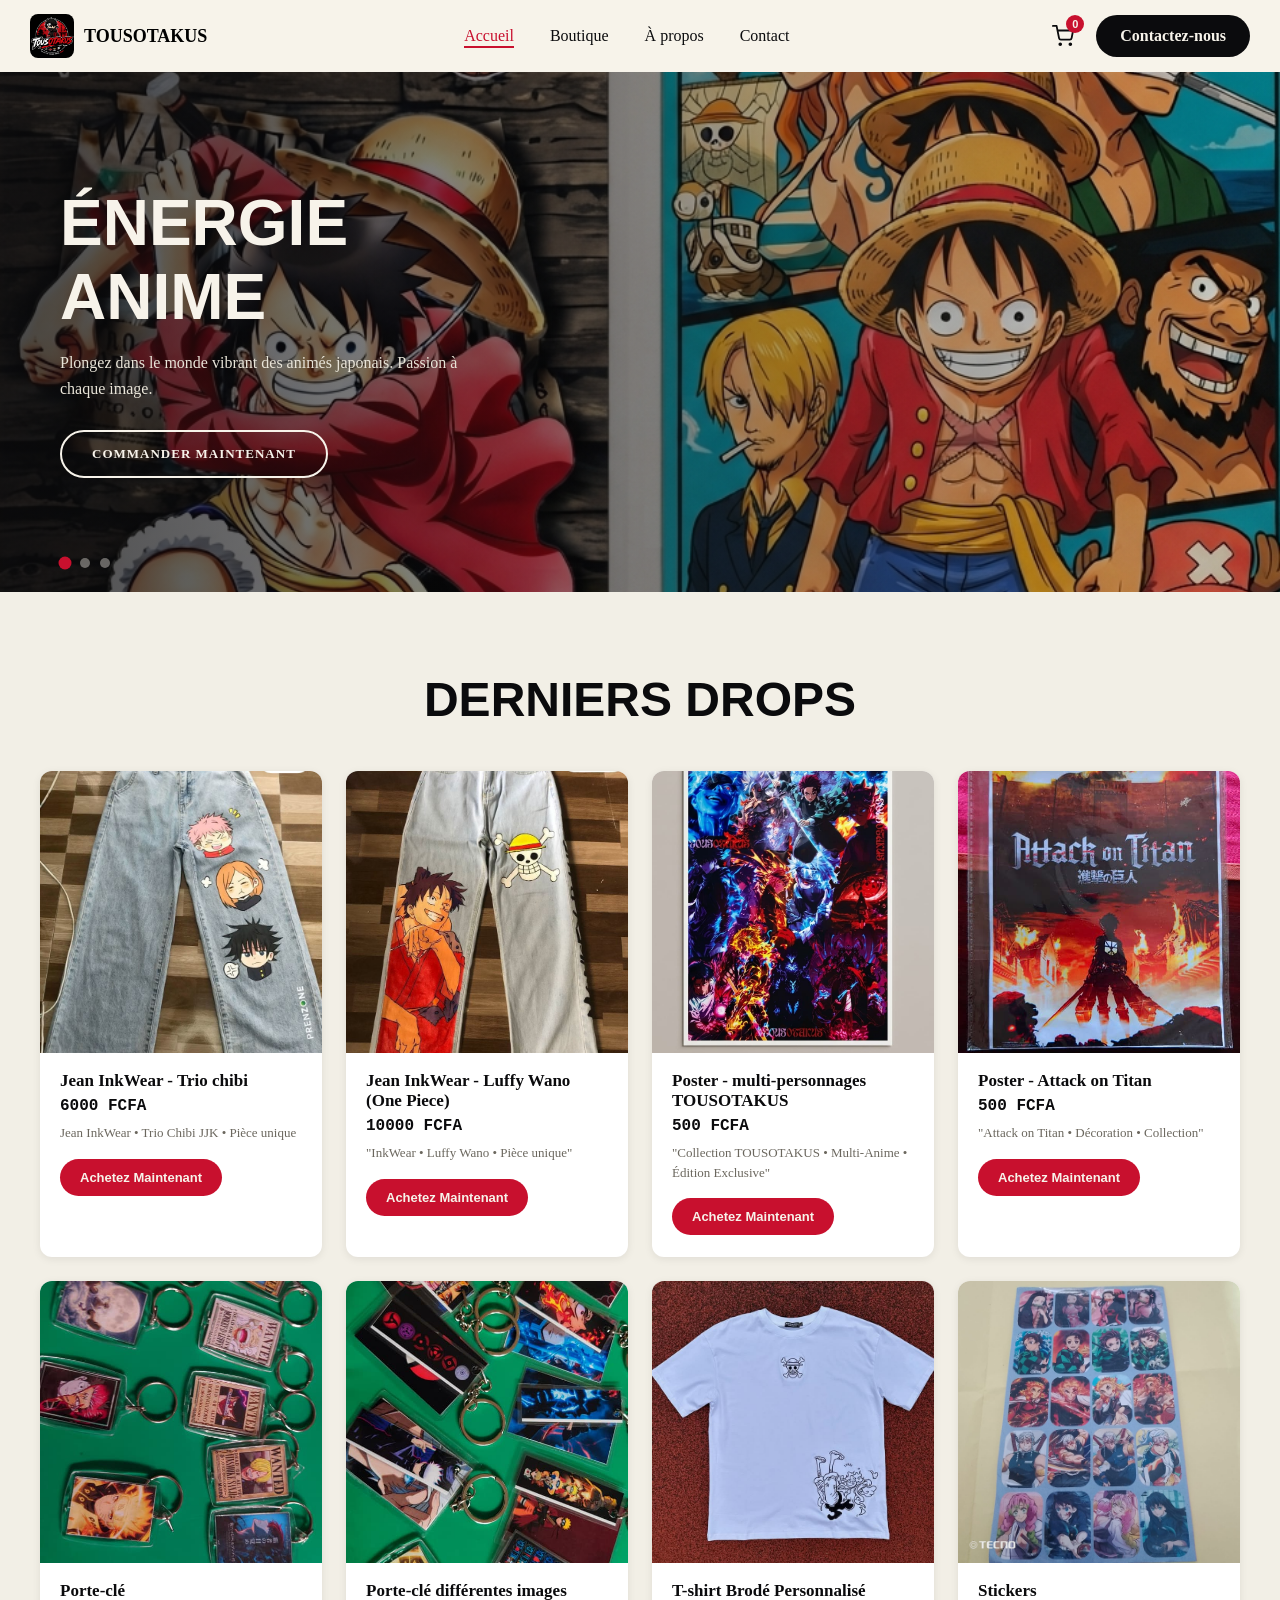
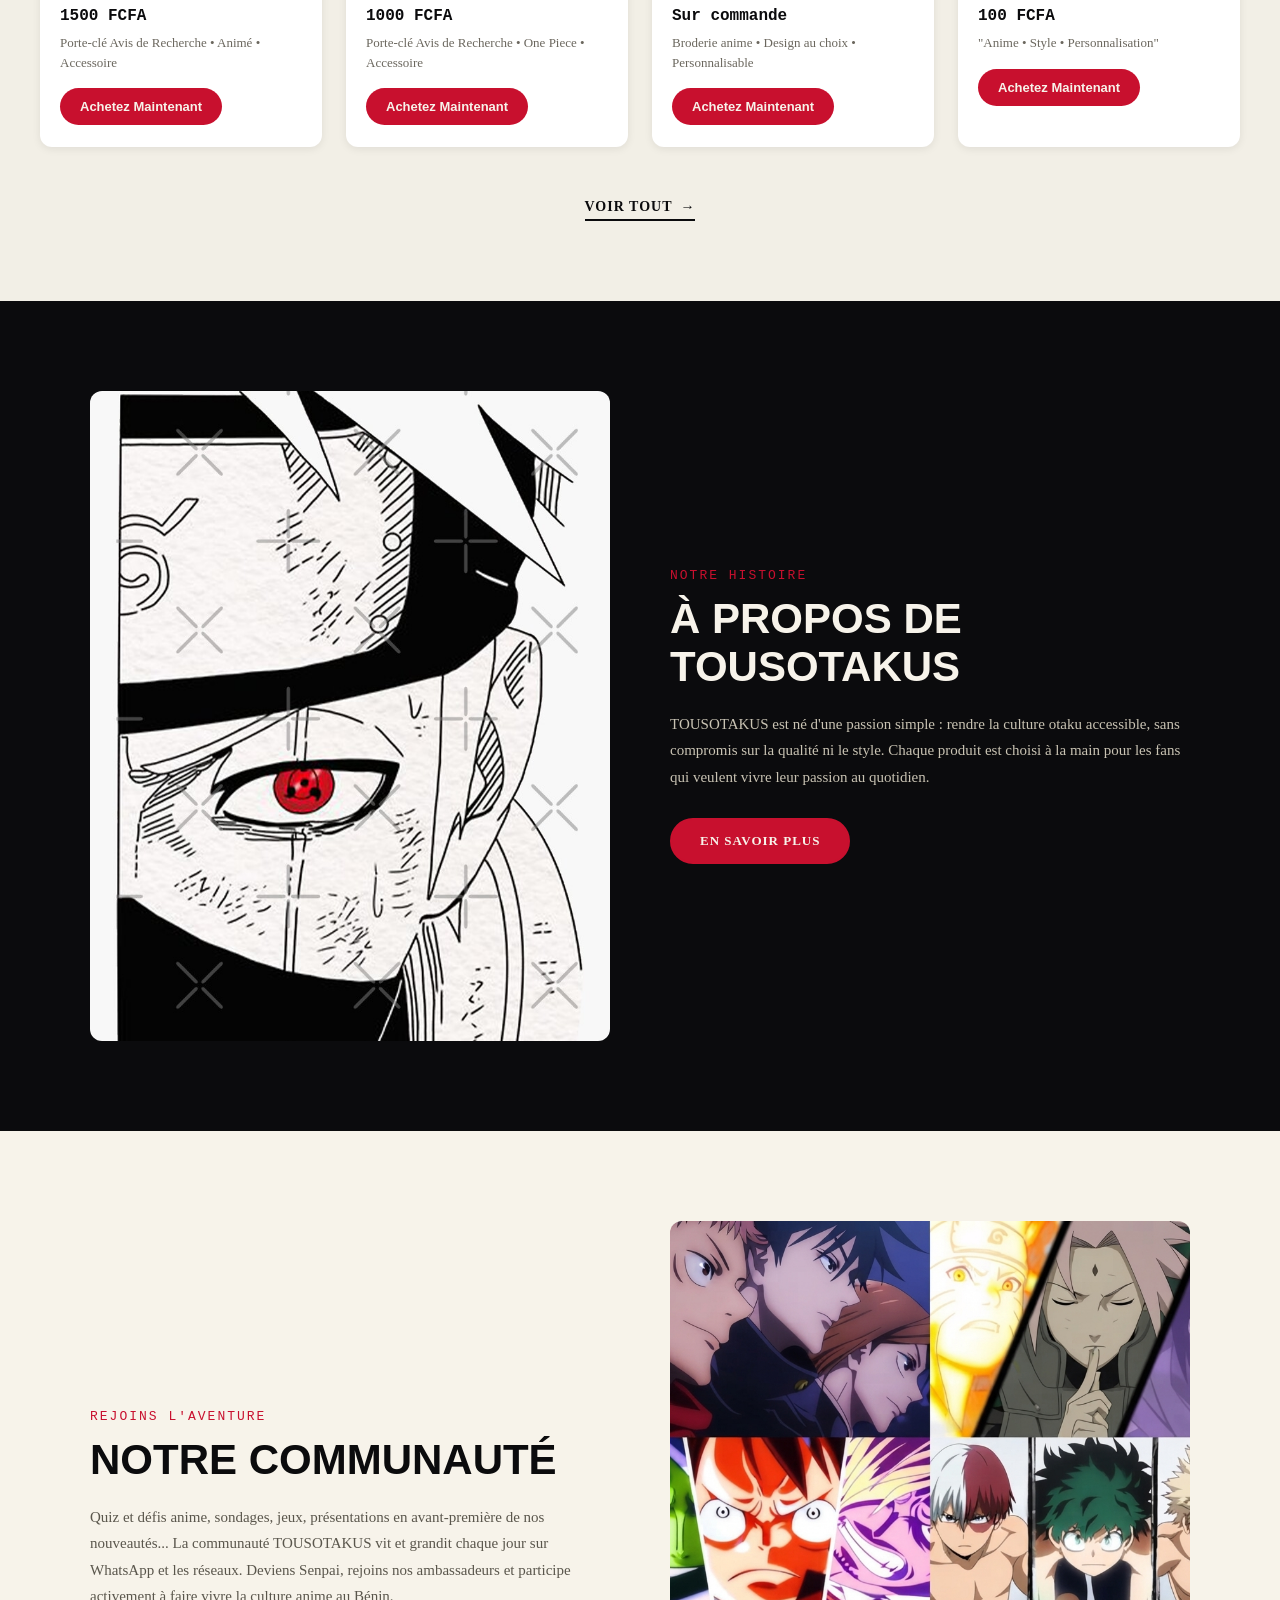
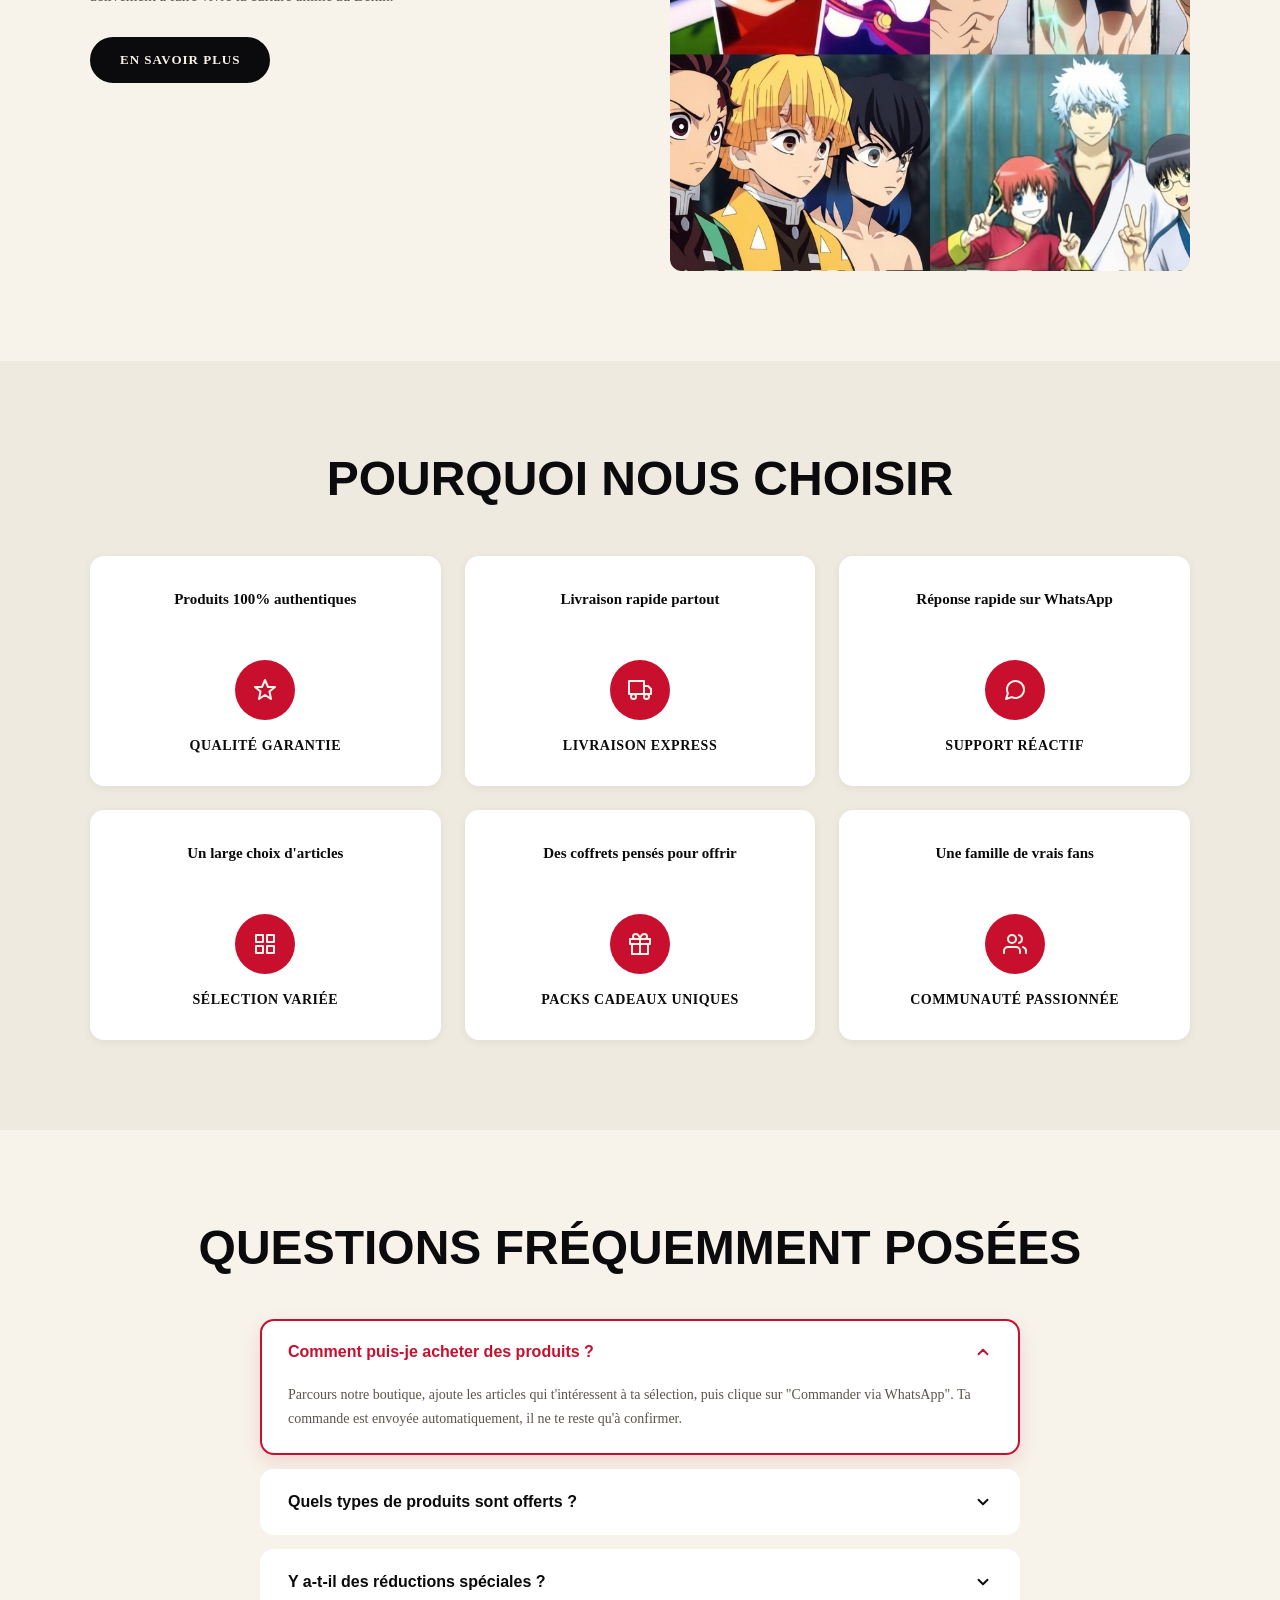
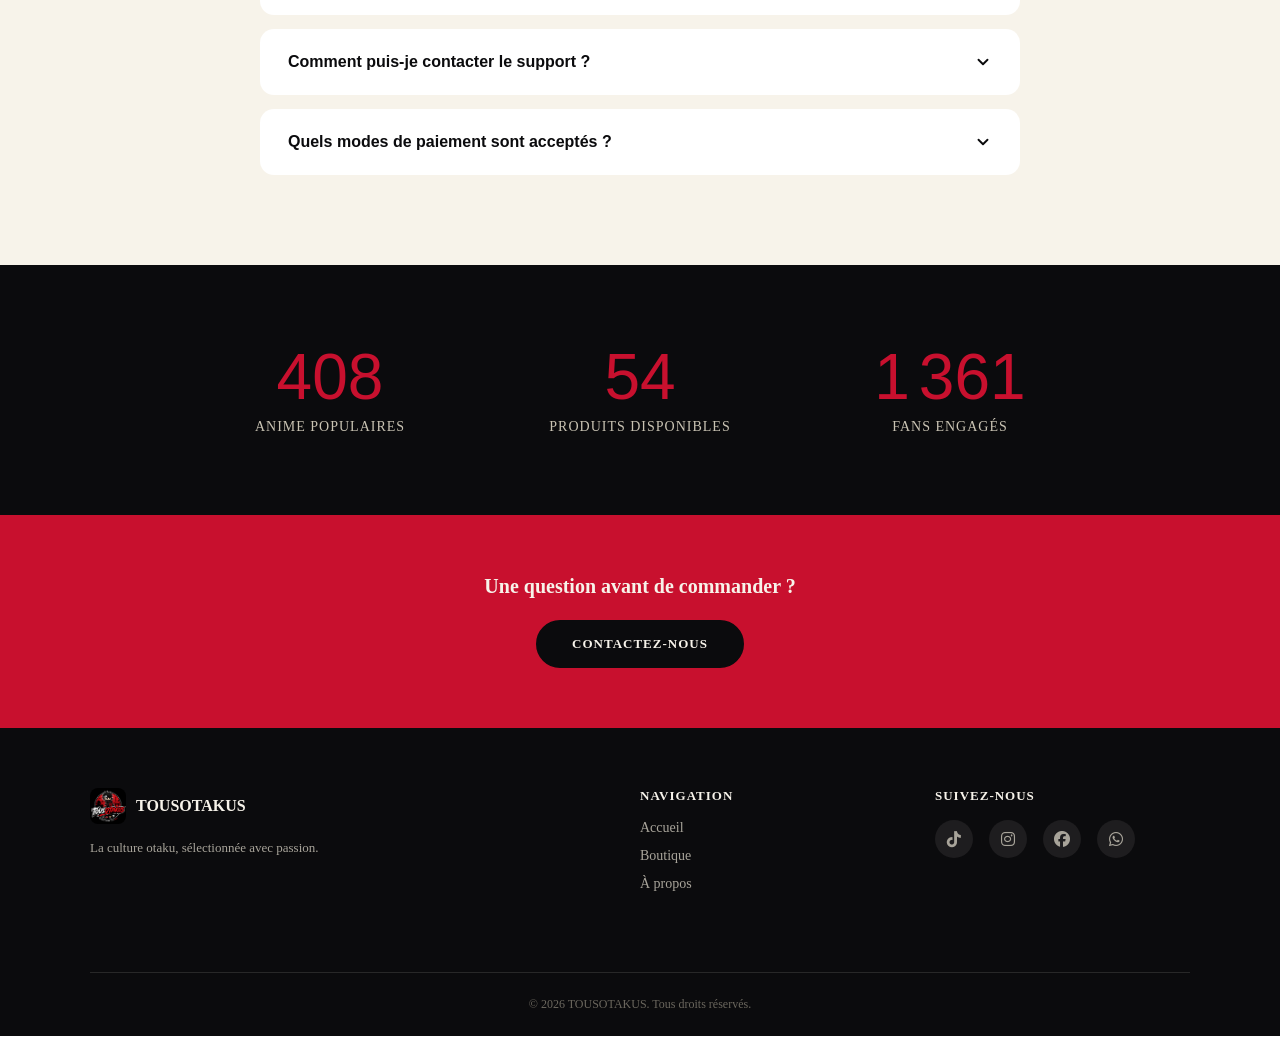
<file: index.html>
<!DOCTYPE html>
<html lang="fr">
<head>
    <meta charset="UTF-8">
    <meta name="viewport" content="width=device-width, initial-scale=1.0">
    <link rel="stylesheet" href="https://cdnjs.cloudflare.com/ajax/libs/font-awesome/6.5.1/css/all.min.css">
    <link rel="stylesheet" href="./styles/styles.css">
    
    <title>Accueil</title>
</head>
<body>
    <header>
        <div class="nav-wrap">
            <div class="logo">
                <img src="./images/logo.jpeg " alt="TOUSOTAKUS" class="logo-img">
                <span class="logo-text">TOUSOTAKUS</span>
            </div>

            <nav id="mainNav">
                <ul>
                    <li><a href="./index.html" class="active">Accueil</a></li>
                    <li><a href="./boutique.html">Boutique</a></li>
                    <li><a href="./apropos.html">À propos</a></li>
                    <li><a href="./contact.html">Contact</a></li>
                </ul>
            </nav>

            <div class="nav-actions">
                <button class="cart-btn" onclick="toggleCart(true)">
                    <svg xmlns="http://www.w3.org/2000/svg" width="22" height="22" viewBox="0 0 24 24" fill="none" stroke="currentColor" stroke-width="2" stroke-linecap="round" stroke-linejoin="round">
                        <circle cx="9" cy="21" r="1"></circle>
                        <circle cx="20" cy="21" r="1"></circle>
                        <path d="M1 1h4l2.68 13.39a2 2 0 0 0 2 1.61h9.72a2 2 0 0 0 2-1.61L23 6H6"></path>
                    </svg>
                    <span class="cart-count">0</span>
                </button>
                <a href="contact.html" class="cta-btn">Contactez-nous</a>
            </div>

            <!-- bouton hamburger -->
            <button class="burger-btn" id="burgerBtn" aria-label="Menu">
                <span></span>
                <span></span>
                <span></span>
            </button>

            <!-- Panier -->
            <div class="overlay" id="overlay" onclick="toggleCart(false)"></div>
                <div class="cart-panel" id="cart-panel">
                    <div class="cart-head">
                        <h3>Ta sélection</h3>
                        <button class="cart-close" onclick="toggleCart(false)">✕</button>
                    </div>
                <div class="cart-items" id="cart-items"></div>
                <div class="cart-foot">
                    <div class="cart-total"><span>Total</span><span id="cart-total">0 FCFA</span></div>
                    <a class="btn" id="wa-checkout" href="#" target="_blank">Commander via WhatsApp</a>
                </div>
            </div>
        </div>
    </header>

    <!-- hero --> 
    <section class="hero-slider" id="accueil">
        <div class="slide active" style="background-image:url('images/produits.png')">
            <div class="slide-overlay"></div>
            <div class="slide-content reveal">
                <h1>Énergie Anime</h1>
                <p>Plongez dans le monde vibrant des animés japonais. Passion à chaque image.</p>
                <a href="#boutique" class="hero-btn">Commander maintenant</a>
            </div>
        </div>

        <!--
        <div class="slide" style="background-image:url('images/packhero.png')">
            <div class="slide-overlay"></div>
            <div class="slide-content">
                <h1>Packs Cadeaux</h1>
                <p>Des coffrets prêts à offrir, pensés pour les fans d'anime.</p>
                <a href="#packs" class="hero-btn">Voir nos packs</a>
            </div>
        </div> -->
        
        <div class="slide" style="background-image:url('images/communaute.png')">
            <div class="slide-overlay"></div>
            <div class="slide-content">
                <h1>Rejoins la Communauté</h1>
                <p>Nouveautés, drops en avant-première et coulisses de la boutique.</p>
                <a href="#communaute" class="hero-btn">Rejoignez la communauté</a>
            </div>
        </div>

        <div class="slide-dots">
            <span class="dot active" onclick="goToSlide(0)"></span>
            <span class="dot" onclick="goToSlide(1)"></span>
            <span class="dot" onclick="goToSlide(2)"></span>
        </div>

        <div class="slash-flash" id="slashFlash"></div>
    </section>

    
    <!-- produits -->
    <section class="shop-section" id="boutique">
        <div class="shop-header reveal">
            <h2>Derniers Drops</h2>
        </div>

        <div class="product-grid reveal">
            <div class="product-card reveal-group">
                <div class="product-img-wrap">
                    <img src="images/produits/jeans5.jpeg" alt="jeans">
                </div>
                <div class="product-info">
                    <h3>Jean InkWear - 	Trio chibi</h3>
                    <p class="product-price">6000 FCFA</p>
                    <p class="product-desc">Jean InkWear • Trio Chibi JJK • Pièce unique</p>
                    <button class="buy-btn" onclick="addToCart('product-1', 'Jean InkWear - Trio chibi (Jujutsu Kaisen)', 6000, '6000 FCFA')">Achetez Maintenant</button>
                </div>
            </div>
            <div class="product-card reveal-group">
                <div class="product-img-wrap">
                    <img src="images/produits/jeans8.jpeg" alt="jeans">
                </div>
                <div class="product-info">
                    <h3>Jean InkWear - Luffy Wano (One Piece)</h3>
                    <p class="product-price">10000 FCFA</p>
                    <p class="product-desc">"InkWear • Luffy Wano • Pièce unique"</p>
                    <button class="buy-btn" onclick="addToCart('product-2', 'Jean InkWear - Luffy Wano (One Piece)', 10000, '10000 FCFA')">Achetez Maintenant</button>
                </div>
            </div>
            <div class="product-card reveal-group">
                <div class="product-img-wrap">
                    <img src="images/produits/posters6.jpeg" alt="posters">
                </div>
                <div class="product-info">
                    <h3>Poster - multi-personnages TOUSOTAKUS</h3>
                    <p class="product-price">500 FCFA</p>
                    <p class="product-desc">"Collection TOUSOTAKUS • Multi-Anime • Édition Exclusive"</p>
                    <button class="buy-btn" onclick="addToCart('product-3', 'Poster - multi-personnages TOUSOTAKUS', 500, '500 FCFA')">Achetez Maintenant</button>
                </div>
            </div>
            <div class="product-card reveal-group">
                <div class="product-img-wrap">
                    <img src="images/produits/posters4.jpeg" alt="posters">
                </div>
                <div class="product-info">
                    <h3>Poster - Attack on Titan</h3>
                    <p class="product-price">500 FCFA</p>
                    <p class="product-desc">"Attack on Titan • Décoration • Collection"</p>
                    <button class="buy-btn" onclick="addToCart('product-4', 'Poster - Attack on Titan', 500, '500 FCFA')">Achetez Maintenant</button>
                </div>
            </div>
            <div class="product-card reveal-group">
                <div class="product-img-wrap">
                    <img src="images/produits/accessoires2.jpeg" alt="Porte-clé">
                </div>
                <div class="product-info">
                    <h3>Porte-clé</h3>
                    <p class="product-price">1500 FCFA</p>
                    <p class="product-desc">Porte-clé Avis de Recherche • Animé • Accessoire</p>
                    <button class="buy-btn" onclick="addToCart('product-5', 'Porte-clé', 1500, '1500 FCFA')">Achetez Maintenant</button>
                </div>
            </div>
            <div class="product-card reveal-group">
                <div class="product-img-wrap">
                    <img src="images/produits/accessoires1.jpeg" alt="accessoires">
                </div>
                <div class="product-info">
                    <h3>Porte-clé différentes images</h3>
                    <p class="product-price">1000 FCFA</p>
                    <p class="product-desc">Porte-clé Avis de Recherche • One Piece • Accessoire</p>
                    <button class="buy-btn" onclick="addToCart('product-6', 'Porte-clé différentes images', 1000, '1000 FCFA')">Achetez Maintenant</button>
                </div>
            </div>
            <div class="product-card reveal-group">
                <div class="product-img-wrap">
                    <img src="images/produits/vetements4.jpeg" alt="T-shirt Brodé Personnalisé">
                </div>
                <div class="product-info">
                    <h3>T-shirt Brodé Personnalisé</h3>
                    <p class="product-price">Sur commande</p>
                    <p class="product-desc">Broderie anime • Design au choix • Personnalisable</p>
                    <button class="buy-btn" onclick="addToCart('product-7', 'T-shirt Brodé Personnalisé', null, 'sur-commande')">Achetez Maintenant</button>
                </div>
            </div>
            <div class="product-card reveal-group">
                <div class="product-img-wrap">
                    <img src="images/produits/stickers2.jpeg" alt="stickers">
                </div>
                <div class="product-info">
                    <h3>Stickers</h3>
                    <p class="product-price">100 FCFA</p>
                    <p class="product-desc">"Anime • Style • Personnalisation"</p>
                    <button class="buy-btn" onclick="addToCart('product-8', 'Stickers', 100, '100 FCFA')">Achetez Maintenant</button>
                </div>
            </div> 
            
        </div>

        <div class="shop-footer reveal-group">
            <a href="./boutique.html" class="see-all-btn">
                Voir tout
                <span class="arrow">→</span>
            </a>
        </div>
    </section>

    
    <!-- a propos -->
     <section class="about-section" id="apropos">
        <div class="about-container reveal">
            <div class="about-img-wrap">
                <img src="images/apropos.jpg" alt="TOUSOTAKUS">
            </div>

            <div class="about-text reveal">
                <span class="about-tag">Notre Histoire</span>
                <h2>À propos de TOUSOTAKUS</h2>
                <p>TOUSOTAKUS est né d'une passion simple : rendre la culture otaku accessible, sans compromis sur la qualité ni le style. Chaque produit est choisi à la main pour les fans qui veulent vivre leur passion au quotidien.</p>
                <a href="./apropos.html" class="about-btn">En savoir plus</a>
            </div>
        </div>
    </section>

    
    <!-- packs cadeaux 
    <section class="packs-section" id="packs">
        <div class="packs-header reveal">
            <span class="packs-tag">Pour Offrir</span>
            <h2>Prêt à Offrir</h2>
        </div>
    
        <div class="packs-track-wrap reveal">
            <div class="packs-track">
                <div class="pack-card reveal-group">
                    <span class="pack-ribbon">Pack</span>
                    <div class="pack-img-wrap">
                        <img src="images/pack.jpg" alt="Pack Découverte">
                    </div>
                    <div class="pack-info">
                        <h3>Pack Découverte</h3>
                        <ul class="pack-contents">
                            <li>1 T-shirt otaku</li>
                            <li>1 Porte-clés</li>
                            <li>1 Pin's collector</li>
                        </ul>
                        <p class="pack-price">9 500 FCFA</p>
                        <button class="pack-btn" onclick="addToCart('pack-decouverte', 'Pack Découverte', 9500, '9 500 FCFA')">Offrir ce pack</button>
                    </div>
                </div>

                <div class="pack-card reveal-group">
                    <span class="pack-ribbon">Pack</span>
                    <div class="pack-img-wrap">
                        <img src="images/pack-collector.jpg" alt="Pack Collector">
                    </div>
                    <div class="pack-info">
                        <h3>Pack Collector</h3>
                        <ul class="pack-contents">
                            <li>1 Figurine premium</li>
                            <li>1 T-shirt exclusif</li>
                            <li>Goodies surprise</li>
                        </ul>
                        <p class="pack-price">24 000 FCFA</p>
                        <button class="pack-btn" onclick="addToCart('pack-collector', 'Pack Collector', 24000, '24 000 FCFA')">Offrir ce pack</button>
                    </div>
                </div>

                <div class="pack-card reveal-group">
                    <span class="pack-ribbon">Pack</span>
                    <div class="pack-img-wrap">
                        <img src="images/pack-duo.jpg" alt="Pack Duo Fan">
                    </div>
                    <div class="pack-info">
                        <h3>Pack Duo Fan</h3>
                        <ul class="pack-contents">
                            <li>2 T-shirts assortis</li>
                            <li>2 Accessoires</li>
                        </ul>
                        <p class="pack-price">14 000 FCFA</p>
                        <button class="pack-btn" onclick="addToCart('pack-duo', 'Pack Duo Fan', 14000, '14 000 FCFA')">Offrir ce pack</button>
                    </div>
                </div>

                <div class="pack-card reveal-group">
                    <span class="pack-ribbon">Pack</span>
                    <div class="pack-img-wrap">
                        <img src="images/pack-decouverte.jpg" alt="Pack Découverte">
                    </div>
                    <div class="pack-info">
                        <h3>Pack Découverte</h3>
                        <ul class="pack-contents">
                            <li>1 T-shirt otaku</li>
                            <li>1 Porte-clés</li>
                            <li>1 Pin's collector</li>
                        </ul>
                        <p class="pack-price">9 500 FCFA</p>
                        <button class="pack-btn" onclick="addToCart('pack-decouverte', 'Pack Découverte', 9500, '9 500 FCFA')">Offrir ce pack</button>
                    </div>
                </div>

                <div class="pack-card reveal-group">
                    <span class="pack-ribbon">Pack</span>
                    <div class="pack-img-wrap">
                        <img src="images/pack-collector.jpg" alt="Pack Collector">
                    </div>
                    <div class="pack-info">
                        <h3>Pack Collector</h3>
                        <ul class="pack-contents">
                            <li>1 Figurine premium</li>
                            <li>1 T-shirt exclusif</li>
                            <li>Goodies surprise</li>
                        </ul>
                        <p class="pack-price">24 000 FCFA</p>
                        <button class="pack-btn" onclick="addToCart('pack-collector', 'Pack Collector', 24000, '24 000 FCFA')">Offrir ce pack</button>
                    </div>
                </div>

                <div class="pack-card reveal-group">
                    <span class="pack-ribbon">Pack</span>
                    <div class="pack-img-wrap">
                        <img src="images/pack-duo.jpg" alt="Pack Duo Fan">
                    </div>
                    <div class="pack-info">
                        <h3>Pack Duo Fan</h3>
                        <ul class="pack-contents">
                            <li>2 T-shirts assortis</li>
                            <li>2 Accessoires</li>
                        </ul>
                        <p class="pack-price">14 000 FCFA</p>
                        <button class="pack-btn" onclick="addToCart('pack-duo', 'Pack Duo Fan', 14000, '14 000 FCFA')">Offrir ce pack</button>
                    </div>
                </div>
            </div>
        </div>

        <div class="packs-footer reveal">
            <a href="boutique.html#packs" class="see-all-btn">
            Voir plus
            <span class="arrow">→</span>
            </a>
        </div>
    </section> -->

    <!-- communauté -->
    <section class="community-section" id="communaute">
        <div class="community-container reveal">
            <div class="community-text">
                <span class="community-tag">Rejoins l'aventure</span>
                <h2>Notre Communauté</h2>
                <p>Quiz et défis anime, sondages, jeux, présentations en avant-première de nos nouveautés... La communauté TOUSOTAKUS vit et grandit chaque jour sur WhatsApp et les réseaux. Deviens Senpai, rejoins nos ambassadeurs et participe activement à faire vivre la culture anime au Bénin.</p>
                <a href="./apropos.html" class="community-btn">En savoir plus</a>
            </div>

            <div class="community-img-wrap reveal">
                <img src="images/communaute.png" alt="Communauté TOUSOTAKUS">
            </div>
        </div>
    </section>

    <!-- pourquoi -->
    <section class="why-section" id="pourquoi">
        <div class="why-header reveal">
            <h2>Pourquoi Nous Choisir</h2>
        </div>

        <div class="why-grid reveal">
            <div class="why-card reveal-group">
                <p class="why-title">Produits 100% authentiques</p>
                <div class="why-icon-wrap">
                    <svg xmlns="http://www.w3.org/2000/svg" width="24" height="24" viewBox="0 0 24 24" fill="none" stroke="currentColor" stroke-width="2" stroke-linecap="round" stroke-linejoin="round"><path d="M12 2l3 7h7l-5.5 4.5L18 21l-6-4-6 4 1.5-7.5L2 9h7z"></path></svg>
                </div>
                <p class="why-label">Qualité Garantie</p>
            </div>

            <div class="why-card reveal-group">
                <p class="why-title">Livraison rapide partout</p>
                <div class="why-icon-wrap">
                    <svg xmlns="http://www.w3.org/2000/svg" width="24" height="24" viewBox="0 0 24 24" fill="none" stroke="currentColor" stroke-width="2" stroke-linecap="round" stroke-linejoin="round"><rect x="1" y="3" width="15" height="13"></rect><polygon points="16 8 20 8 23 11 23 16 16 16 16 8"></polygon><circle cx="5.5" cy="18.5" r="2.5"></circle><circle cx="18.5" cy="18.5" r="2.5"></circle></svg>
                </div>
                <p class="why-label">Livraison Express</p>
            </div>

            <div class="why-card reveal-group">
                <p class="why-title">Réponse rapide sur WhatsApp</p>
                <div class="why-icon-wrap">
                    <svg xmlns="http://www.w3.org/2000/svg" width="24" height="24" viewBox="0 0 24 24" fill="none" stroke="currentColor" stroke-width="2" stroke-linecap="round" stroke-linejoin="round"><path d="M21 11.5a8.38 8.38 0 0 1-.9 3.8 8.5 8.5 0 0 1-7.6 4.7 8.38 8.38 0 0 1-3.8-.9L3 21l1.9-5.7a8.38 8.38 0 0 1-.9-3.8 8.5 8.5 0 0 1 4.7-7.6 8.38 8.38 0 0 1 3.8-.9h.5a8.48 8.48 0 0 1 8 8v.5z"></path></svg>
                </div>
                <p class="why-label">Support Réactif</p>
            </div>

            <div class="why-card reveal-group">
                <p class="why-title">Un large choix d'articles</p>
                <div class="why-icon-wrap">
                    <svg xmlns="http://www.w3.org/2000/svg" width="24" height="24" viewBox="0 0 24 24" fill="none" stroke="currentColor" stroke-width="2" stroke-linecap="round" stroke-linejoin="round"><rect x="3" y="3" width="7" height="7"></rect><rect x="14" y="3" width="7" height="7"></rect><rect x="14" y="14" width="7" height="7"></rect><rect x="3" y="14" width="7" height="7"></rect></svg>
                </div>
                <p class="why-label">Sélection Variée</p>
            </div>

            <div class="why-card reveal-group">
                <p class="why-title">Des coffrets pensés pour offrir</p>
                <div class="why-icon-wrap">
                    <svg xmlns="http://www.w3.org/2000/svg" width="24" height="24" viewBox="0 0 24 24" fill="none" stroke="currentColor" stroke-width="2" stroke-linecap="round" stroke-linejoin="round"><polyline points="20 12 20 22 4 22 4 12"></polyline><rect x="2" y="7" width="20" height="5"></rect><line x1="12" y1="22" x2="12" y2="7"></line><path d="M12 7H7.5a2.5 2.5 0 0 1 0-5C11 2 12 7 12 7z"></path><path d="M12 7h4.5a2.5 2.5 0 0 0 0-5C13 2 12 7 12 7z"></path></svg>
                </div>
                <p class="why-label">Packs Cadeaux Uniques</p>
            </div>

            <div class="why-card reveal-group">
                <p class="why-title">Une famille de vrais fans</p>
                <div class="why-icon-wrap">
                    <svg xmlns="http://www.w3.org/2000/svg" width="24" height="24" viewBox="0 0 24 24" fill="none" stroke="currentColor" stroke-width="2" stroke-linecap="round" stroke-linejoin="round"><path d="M17 21v-2a4 4 0 0 0-4-4H5a4 4 0 0 0-4 4v2"></path><circle cx="9" cy="7" r="4"></circle><path d="M23 21v-2a4 4 0 0 0-3-3.87"></path><path d="M16 3.13a4 4 0 0 1 0 7.75"></path></svg>
                </div>
                <p class="why-label">Communauté Passionnée</p>
            </div>
        </div>
    </section>

    <!-- faq -->
    <section class="faq-section" id="faq">
        <div class="faq-header reveal">
            <h2>Questions Fréquemment Posées</h2>
        </div>

        <div class="faq-list reveal">
            <div class="faq-item active reveal-group">
                <button class="faq-question" onclick="toggleFaq(this)">
                    Comment puis-je acheter des produits ?
                    <span class="faq-chevron">
                    <svg xmlns="http://www.w3.org/2000/svg" width="18" height="18" viewBox="0 0 24 24" fill="none" stroke="currentColor" stroke-width="2.5" stroke-linecap="round" stroke-linejoin="round"><polyline points="6 9 12 15 18 9"></polyline></svg>
                    </span>
                </button>
                <div class="faq-answer">
                    <p>Parcours notre boutique, ajoute les articles qui t'intéressent à ta sélection, puis clique sur "Commander via WhatsApp". Ta commande est envoyée automatiquement, il ne te reste qu'à confirmer.</p>
                </div>
            </div>

            <div class="faq-item reveal-group">
                <button class="faq-question" onclick="toggleFaq(this)">
                    Quels types de produits sont offerts ?
                    <span class="faq-chevron">
                    <svg xmlns="http://www.w3.org/2000/svg" width="18" height="18" viewBox="0 0 24 24" fill="none" stroke="currentColor" stroke-width="2.5" stroke-linecap="round" stroke-linejoin="round"><polyline points="6 9 12 15 18 9"></polyline></svg>
                    </span>
                </button>
                <div class="faq-answer">
                    <p>Vêtements, T-shirt, accessoires, packs cadeaux,... inspirés de l'univers anime. Une sélection pensée pour les vrais fans otaku.</p>
                </div>
            </div>

            <div class="faq-item reveal-group">
                <button class="faq-question" onclick="toggleFaq(this)">
                    Y a-t-il des réductions spéciales ?
                    <span class="faq-chevron">
                    <svg xmlns="http://www.w3.org/2000/svg" width="18" height="18" viewBox="0 0 24 24" fill="none" stroke="currentColor" stroke-width="2.5" stroke-linecap="round" stroke-linejoin="round"><polyline points="6 9 12 15 18 9"></polyline></svg>
                    </span>
                </button>
                    <div class="faq-answer">
                    <p>Suis notre communauté sur les réseaux pour être informé en priorité des offres et promotions ponctuelles.</p>
                </div>
            </div>

            <div class="faq-item reveal-group">
                <button class="faq-question" onclick="toggleFaq(this)">
                    Comment puis-je contacter le support ?
                    <span class="faq-chevron">
                    <svg xmlns="http://www.w3.org/2000/svg" width="18" height="18" viewBox="0 0 24 24" fill="none" stroke="currentColor" stroke-width="2.5" stroke-linecap="round" stroke-linejoin="round"><polyline points="6 9 12 15 18 9"></polyline></svg>
                    </span>
                </button>
                <div class="faq-answer">
                    <p>Utilise le contact WhatsApp présent sur notre page. C'est le moyen le plus rapide de nous joindre.</p>
                </div>
            </div>

            <div class="faq-item reveal-group">
                <button class="faq-question" onclick="toggleFaq(this)">
                    Quels modes de paiement sont acceptés ?
                    <span class="faq-chevron">
                    <svg xmlns="http://www.w3.org/2000/svg" width="18" height="18" viewBox="0 0 24 24" fill="none" stroke="currentColor" stroke-width="2.5" stroke-linecap="round" stroke-linejoin="round"><polyline points="6 9 12 15 18 9"></polyline></svg>
                    </span>
                </button>
                <div class="faq-answer">
                    <p>Le paiement se convient directement avec nous via WhatsApp au moment de la commande (Mobile Money, espèces à la livraison, selon disponibilité).</p>
                </div>
            </div>
        </div>
    </section>


    <!-- Stats -->
    <section class="stats-section">
        <div class="stats-grid reveal">
            <div class="stat-item">
                <p class="stat-number" data-target="1500">0</p>
                <p class="stat-label">Anime Populaires</p>
            </div>
            <div class="stat-item">
                <p class="stat-number" data-target="200">0</p>
                <p class="stat-label">Produits Disponibles</p>
            </div>
            <div class="stat-item">
                <p class="stat-number" data-target="5000">0</p>
                <p class="stat-label">Fans Engagés</p>  
            </div>
        </div>
    </section>

    <!--CTA-->
    <section class="final-cta reveal-group">
        <p>Une question avant de commander ?</p>
        <a href="contact.html" target="_blank" class="final-cta-btn">Contactez-nous</a>
    </section>

    <!--footer-->
    <footer class="site-footer">
        <div class="footer-top reveal">
            <div class="footer-brand reveal-group">
                <div class="footer-logo">
                    <img src="images/logo.jpeg" alt="TOUSOTAKUS">
                    <span>TOUSOTAKUS</span>
                </div>
                <p>La culture otaku, sélectionnée avec passion.</p>
            </div>

            <div class="footer-links reveal-group">
                <h4>Navigation</h4>
                <a href="index.html">Accueil</a>
                <a href="boutique.html">Boutique</a>
                <a href="apropos.html">À propos</a>
                <a href="contact.html">Contact</a>
            </div>

            <div class="footer-socials reveal-group">
                <h4>Suivez-nous</h4>
                <div class="icon-row">
                    <a href="https://www.tiktok.com/@agent20084?_r=1&_t=ZS-98qcLDR3pCf" target="_blank" aria-label="TikTok"><i class="fa-brands fa-tiktok"></i></a>
                    <a href="https://www.instagram.com/tousotakus.officiel?igsh=anFscW9raW90cjIw" target="_blank" aria-label="Instagram"><i class="fa-brands fa-instagram"></i></a>
                    <a href="https://www.facebook.com/profile.php?id=61593096757324" target="_blank" aria-label="Facebook"><i class="fa-brands fa-facebook"></i></a>
                    <a href="https://wa.me/+2290159809951" target="_blank" aria-label="WhatsApp"><i class="fa-brands fa-whatsapp"></i></a>
                </div>
            </div>
        </div>

        <div class="footer-bottom reveal-group">
            <p>© 2026 TOUSOTAKUS. Tous droits réservés.</p>
        </div>
    </footer>
    

    <!-- bouton whatsapp flottant 
    <a href="https://wa.me/22900000000" target="_blank" class="whatsapp-float" aria-label="Contactez-nous sur WhatsApp">
        <svg xmlns="http://www.w3.org/2000/svg" width="28" height="28" viewBox="0 0 24 24" fill="currentColor">
            <path d="M12.04 2c-5.46 0-9.91 4.45-9.91 9.91 0 1.75.46 3.45 1.32 4.95L2 22l5.25-1.38c1.45.79 3.08 1.21 4.79 1.21 5.46 0 9.91-4.45 9.91-9.91S17.5 2 12.04 2zm5.71 14.15c-.24.68-1.19 1.24-1.95 1.4-.52.11-1.2.2-3.49-.75-2.93-1.21-4.82-4.17-4.97-4.36-.14-.19-1.19-1.58-1.19-3.02s.74-2.14 1-2.44c.26-.29.56-.36.75-.36.19 0 .38 0 .54.01.17.01.4-.07.63.48.24.57.81 1.98.88 2.12.07.15.12.32.02.51-.09.19-.14.31-.28.48-.14.17-.29.37-.42.5-.14.14-.28.29-.12.57.16.28.72 1.19 1.55 1.93 1.06.95 1.96 1.24 2.24 1.38.28.14.44.12.61-.07.16-.19.68-.79.87-1.06.19-.28.37-.23.62-.14.26.09 1.65.78 1.93.92.28.14.47.21.53.33.07.12.07.68-.17 1.36z"/>
        </svg>
    </a> -->

    <script src="./js/scripts.js"></script>
</body>
</html>
</file>
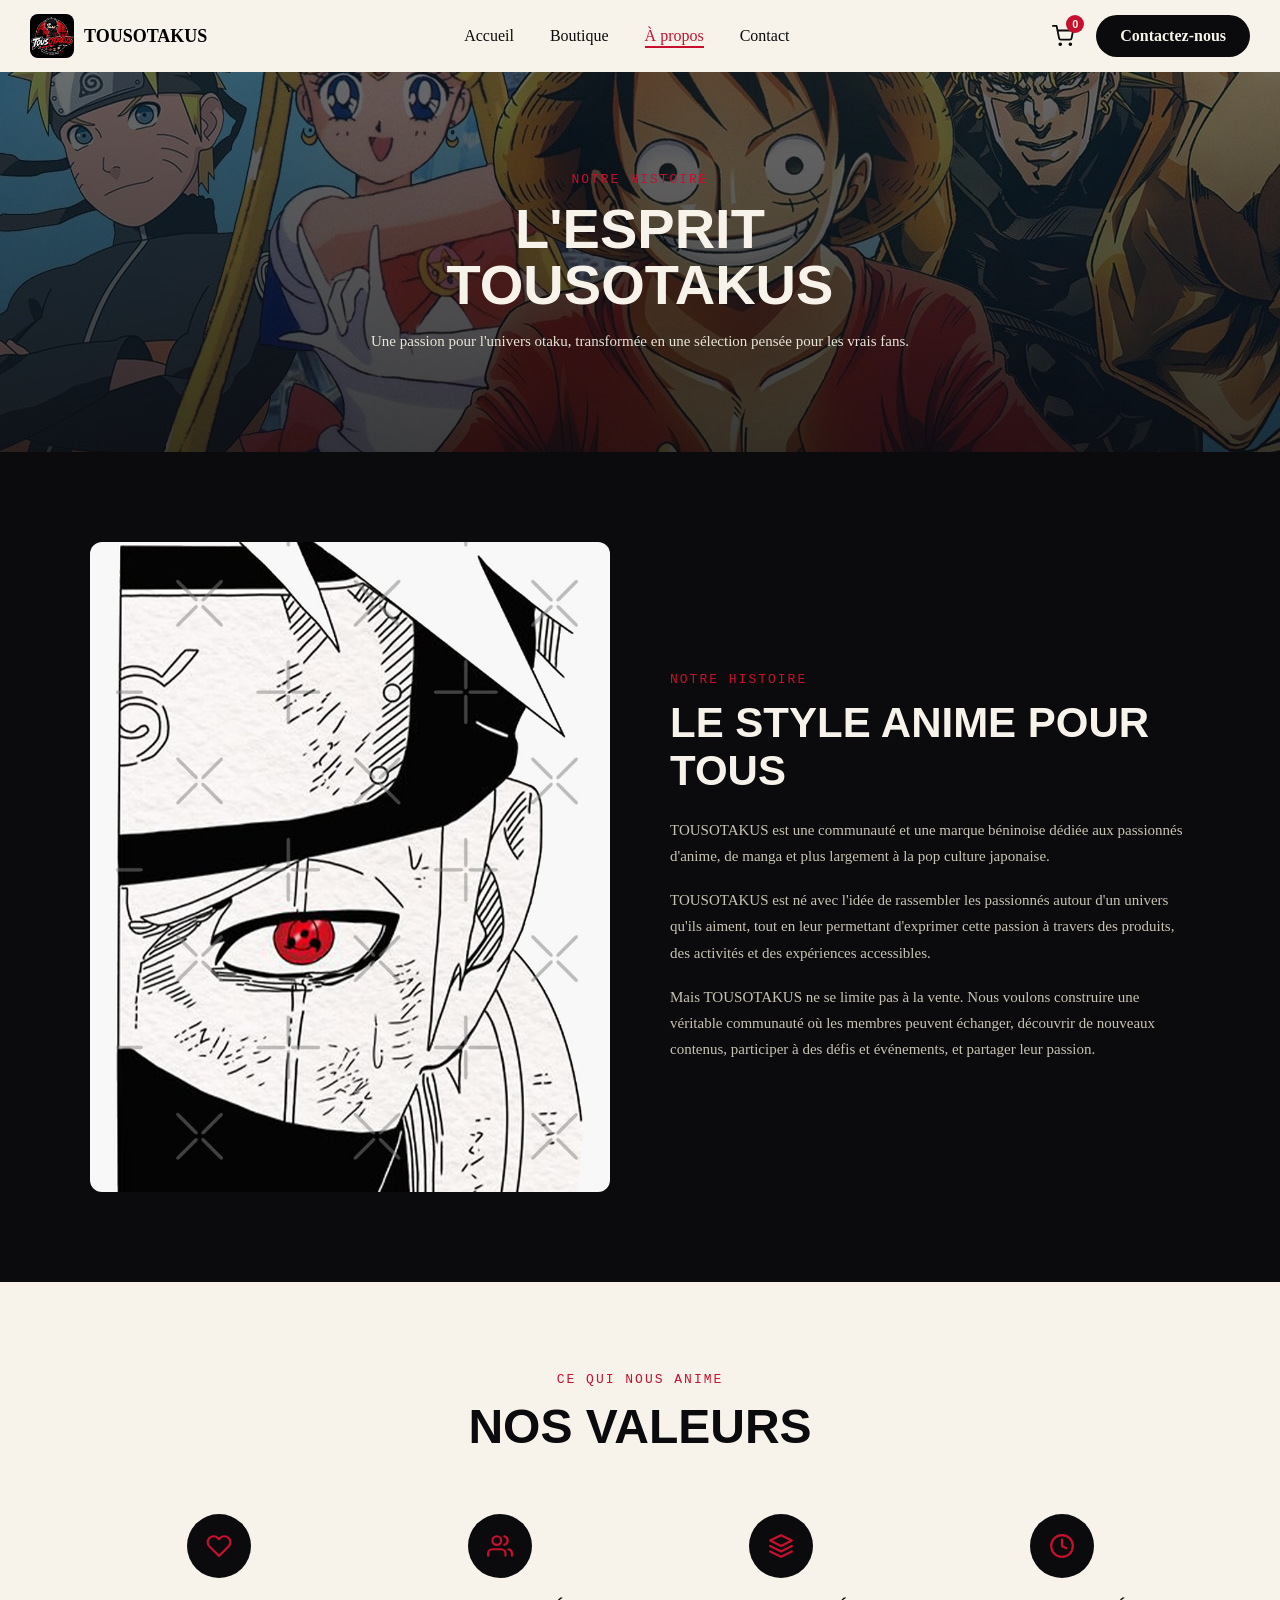
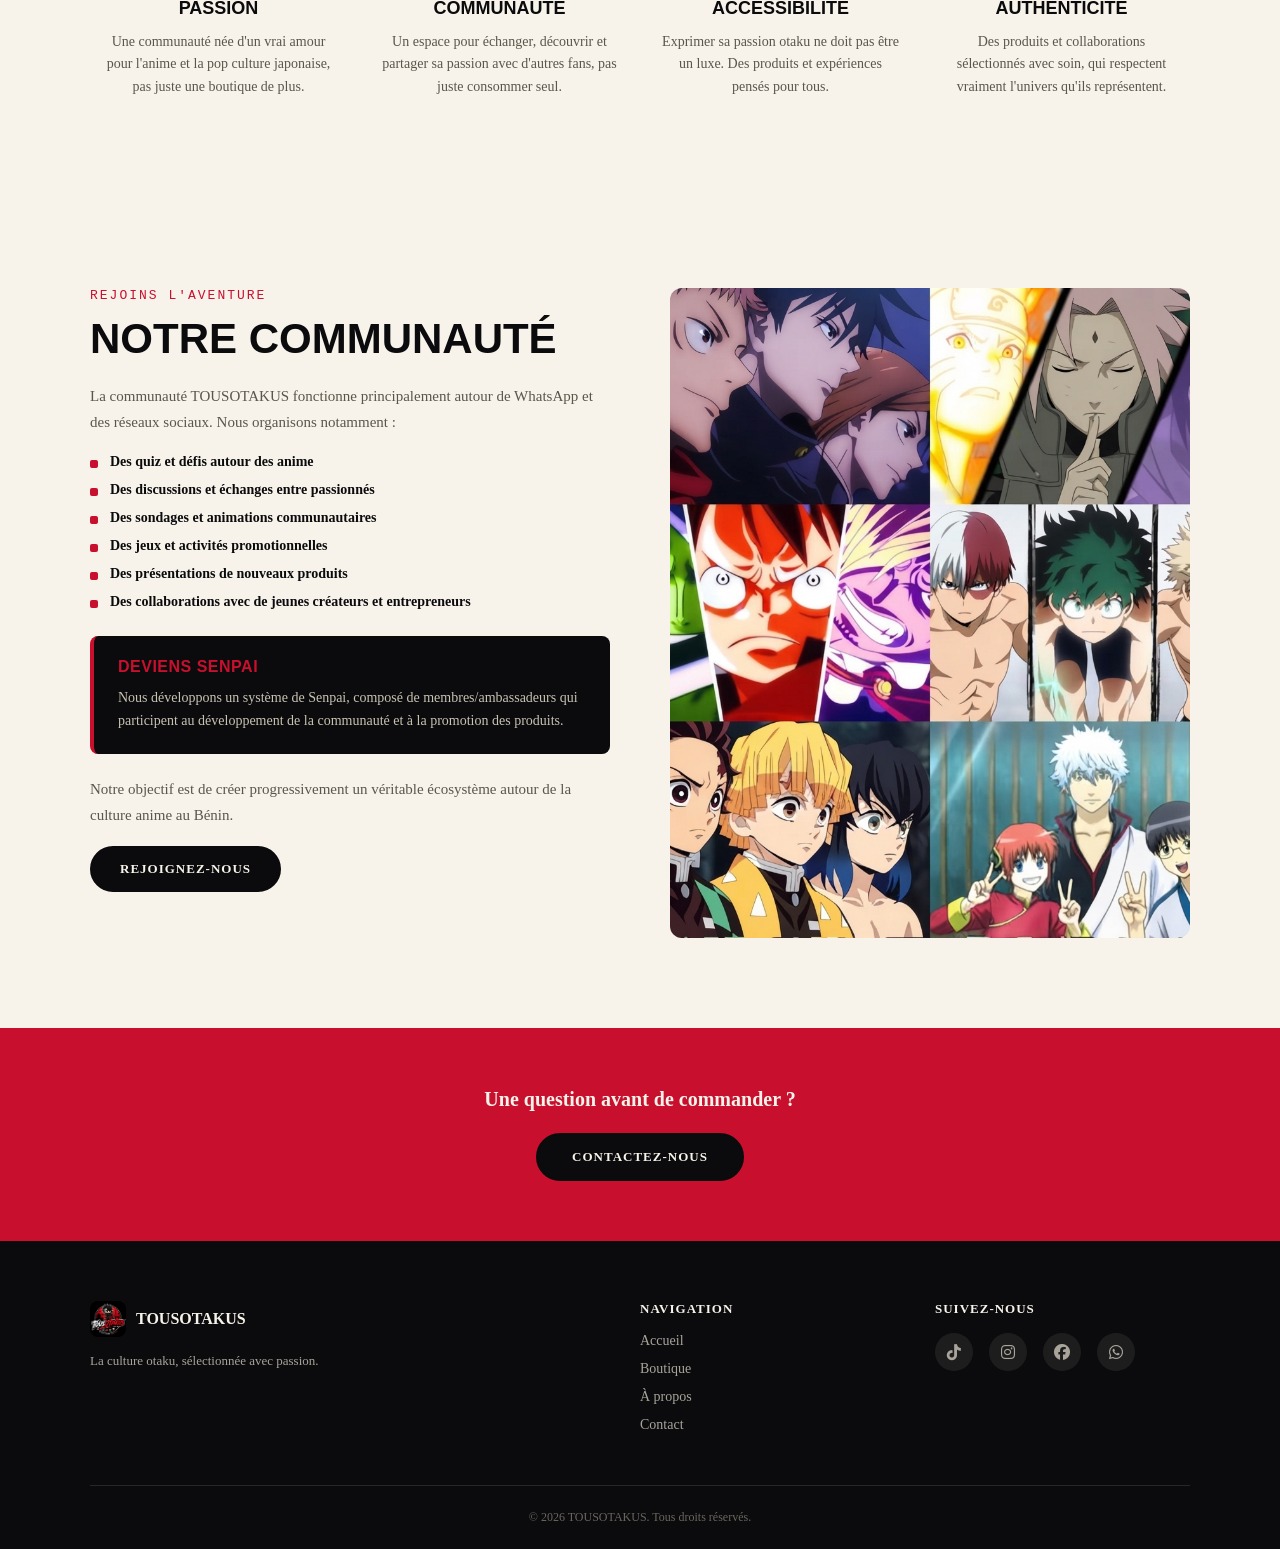
<file: apropos.html>
<!DOCTYPE html>
<html lang="en">
<head>
    <meta charset="UTF-8">
    <meta name="viewport" content="width=device-width, initial-scale=1.0">
    <link rel="stylesheet" href="https://cdnjs.cloudflare.com/ajax/libs/font-awesome/6.5.1/css/all.min.css">
    <link rel="stylesheet" href="./styles/styles.css">
    <title>A propos</title>
</head>
<body>
    <header>
        <div class="nav-wrap">
            <div class="logo">
                <img src="./images/logo.jpeg " alt="TOUSOTAKUS" class="logo-img">
                <span class="logo-text">TOUSOTAKUS</span>
            </div>

            <nav id="mainNav">
                <ul>
                    <li><a href="./index.html">Accueil</a></li>
                    <li><a href="./boutique.html">Boutique</a></li>
                    <li><a href="./apropos.html" class="active">À propos</a></li>
                    <li><a href="./contact.html">Contact</a></li>
                </ul>
            </nav>

            <div class="nav-actions">
                <button class="cart-btn" onclick="toggleCart(true)">
                    <svg xmlns="http://www.w3.org/2000/svg" width="22" height="22" viewBox="0 0 24 24" fill="none" stroke="currentColor" stroke-width="2" stroke-linecap="round" stroke-linejoin="round">
                        <circle cx="9" cy="21" r="1"></circle>
                        <circle cx="20" cy="21" r="1"></circle>
                        <path d="M1 1h4l2.68 13.39a2 2 0 0 0 2 1.61h9.72a2 2 0 0 0 2-1.61L23 6H6"></path>
                    </svg>
                    <span class="cart-count">0</span>
                </button>
                <a href="contact.html" class="cta-btn">Contactez-nous</a>
            </div>

            <!-- bouton hamburger -->
            <button class="burger-btn" id="burgerBtn" aria-label="Menu">
                <span></span>
                <span></span>
                <span></span>
            </button>

            <!-- Panier -->
            <div class="overlay" id="overlay" onclick="toggleCart(false)"></div>
                <div class="cart-panel" id="cart-panel">
                    <div class="cart-head">
                        <h3>Ta sélection</h3>
                        <button class="cart-close" onclick="toggleCart(false)">✕</button>
                    </div>
                <div class="cart-items" id="cart-items"></div>
                <div class="cart-foot">
                    <div class="cart-total"><span>Total</span><span id="cart-total">0 FCFA</span></div>
                    <a class="btn" id="wa-checkout" href="#" target="_blank">Commander via WhatsApp</a>
                </div>
            </div>
        </div>
    </header>

    <!-- header-->
     <section class="page-hero" id="apropos-hero">
        <div class="page-hero-overlay"></div>
        <div class="page-hero-content reveal">
            <span class="page-hero-tag reveal-group">Notre Histoire</span>
            <h1>L'esprit TOUSOTAKUS</h1>
            <p>Une passion pour l'univers otaku, transformée en une sélection pensée pour les vrais fans.</p>
        </div>
    </section>

    <!--recit-->
    <section class="story-section">
        <div class="story-container reveal">
            <div class="story-img-wrap reveal-group">
                <img src="images/apropos.jpg" alt="TOUSOTAKUS">
            </div>

            <div class="story-text reveal-group">
                <span class="story-tag reveal-group">Notre Histoire</span>
                <h2>Le Style Anime Pour Tous</h2>
                <p>TOUSOTAKUS est une communauté et une marque béninoise dédiée aux passionnés d'anime, de manga et plus largement à la pop culture japonaise.</p>
                <p>TOUSOTAKUS est né avec l'idée de rassembler les passionnés autour d'un univers qu'ils aiment, tout en leur permettant d'exprimer cette passion à travers des produits, des activités et des expériences accessibles.</p>
                <p>Mais TOUSOTAKUS ne se limite pas à la vente. Nous voulons construire une véritable communauté où les membres peuvent échanger, découvrir de nouveaux contenus, participer à des défis et événements, et partager leur passion.</p>
            </div>
        </div>
    </section>

    <!--ce qui nous anime-->
    <section class="values-section">
        <div class="values-header reveal">
            <span class="values-tag reveal-group">Ce Qui Nous Anime</span>
            <h2>Nos Valeurs</h2>
        </div>

        <div class="values-grid reveal">
            <div class="value-card reveal-group">
                <div class="value-icon-wrap">
                    <svg xmlns="http://www.w3.org/2000/svg" width="26" height="26" viewBox="0 0 24 24" fill="none" stroke="currentColor" stroke-width="2" stroke-linecap="round" stroke-linejoin="round"><path d="M20.84 4.61a5.5 5.5 0 0 0-7.78 0L12 5.67l-1.06-1.06a5.5 5.5 0 0 0-7.78 7.78l1.06 1.06L12 21.23l7.78-7.78 1.06-1.06a5.5 5.5 0 0 0 0-7.78z"></path></svg>
                </div>
                <h3>Passion</h3>
                <p>Une communauté née d'un vrai amour pour l'anime et la pop culture japonaise, pas juste une boutique de plus.</p>
            </div>

            <div class="value-card reveal-group">
                <div class="value-icon-wrap">
                    <svg xmlns="http://www.w3.org/2000/svg" width="26" height="26" viewBox="0 0 24 24" fill="none" stroke="currentColor" stroke-width="2" stroke-linecap="round" stroke-linejoin="round"><path d="M17 21v-2a4 4 0 0 0-4-4H5a4 4 0 0 0-4 4v2"></path><circle cx="9" cy="7" r="4"></circle><path d="M23 21v-2a4 4 0 0 0-3-3.87"></path><path d="M16 3.13a4 4 0 0 1 0 7.75"></path></svg>
                </div>
                <h3>Communauté</h3>
                <p>Un espace pour échanger, découvrir et partager sa passion avec d'autres fans, pas juste consommer seul.</p>
            </div>

            <div class="value-card reveal-group">
                <div class="value-icon-wrap">
                    <svg xmlns="http://www.w3.org/2000/svg" width="26" height="26" viewBox="0 0 24 24" fill="none" stroke="currentColor" stroke-width="2" stroke-linecap="round" stroke-linejoin="round"><path d="M12 2L2 7l10 5 10-5-10-5z"></path><path d="M2 17l10 5 10-5"></path><path d="M2 12l10 5 10-5"></path></svg>
                </div>
                <h3>Accessibilité</h3>
                <p>Exprimer sa passion otaku ne doit pas être un luxe. Des produits et expériences pensés pour tous.</p>
            </div>

            <div class="value-card reveal-group">
                <div class="value-icon-wrap">
                    <svg xmlns="http://www.w3.org/2000/svg" width="26" height="26" viewBox="0 0 24 24" fill="none" stroke="currentColor" stroke-width="2" stroke-linecap="round" stroke-linejoin="round"><circle cx="12" cy="12" r="10"></circle><path d="M12 6v6l4 2"></path></svg>
                </div>
                <h3>Authenticité</h3>
                <p>Des produits et collaborations sélectionnés avec soin, qui respectent vraiment l'univers qu'ils représentent.</p>
            </div>
        </div>
    </section>

    <!--communauté-->
    <section class="community-detail-section" id="communaute">
        <div class="community-detail-container reveal">
            <div class="community-detail-text reveal">
                <span class="community-tag reveal-group">Rejoins l'aventure</span>
                <h2>Notre Communauté</h2>

                <p>La communauté TOUSOTAKUS fonctionne principalement autour de WhatsApp et des réseaux sociaux. Nous organisons notamment :</p>

                <ul class="community-features reveal-group">
                    <li>Des quiz et défis autour des anime</li>
                    <li>Des discussions et échanges entre passionnés</li>
                    <li>Des sondages et animations communautaires</li>
                    <li>Des jeux et activités promotionnelles</li>
                    <li>Des présentations de nouveaux produits</li>
                    <li>Des collaborations avec de jeunes créateurs et entrepreneurs</li>
                </ul>

                <div class="senpai-box reveal-group">
                    <h4>Deviens Senpai</h4>
                    <p>Nous développons un système de Senpai, composé de membres/ambassadeurs qui participent au développement de la communauté et à la promotion des produits.</p>
                </div>

                <p>Notre objectif est de créer progressivement un véritable écosystème autour de la culture anime au Bénin.</p>

                <a href="mailto:tousotakus.officiel@gmail.com?subject=Rejoindre la communauté TOUSOTAKUS&body=Bonjour, je voudrais rejoindre la communauté TOUSOTAKUS !" class="community-btn">Rejoignez-nous</a>
            </div>

            <div class="community-detail-img-wrap reveal-group">
                <img src="images/communaute.png" alt="Communauté TOUSOTAKUS">
            </div>
        </div>
    </section>

    <!--CTA-->
    <section class="final-cta reveal-group">
        <p>Une question avant de commander ?</p>
        <a href="contact.html" target="_blank" class="final-cta-btn">Contactez-nous</a>
    </section>

    <!--footer-->
    <footer class="site-footer">
        <div class="footer-top reveal">
            <div class="footer-brand reveal-group">
                <div class="footer-logo">
                    <img src="images/logo.jpeg" alt="TOUSOTAKUS">
                    <span>TOUSOTAKUS</span>
                </div>
                <p>La culture otaku, sélectionnée avec passion.</p>
            </div>

            <div class="footer-links reveal-group">
                <h4>Navigation</h4>
                <a href="index.html">Accueil</a>
                <a href="boutique.html">Boutique</a>
                <a href="apropos.html">À propos</a>
                <a href="contact.html">Contact</a>
            </div>

            <div class="footer-socials reveal-group">
                <h4>Suivez-nous</h4>
                <div class="icon-row">
                    <a href="https://www.tiktok.com/@agent20084?_r=1&_t=ZS-98qcLDR3pCf" target="_blank" aria-label="TikTok"><i class="fa-brands fa-tiktok"></i></a>
                    <a href="https://www.instagram.com/tousotakus.officiel?igsh=anFscW9raW90cjIw" target="_blank" aria-label="Instagram"><i class="fa-brands fa-instagram"></i></a>
                    <a href="https://www.facebook.com/profile.php?id=61593096757324" target="_blank" aria-label="Facebook"><i class="fa-brands fa-facebook"></i></a>
                    <a href="https://wa.me/+2290159809951" target="_blank" aria-label="WhatsApp"><i class="fa-brands fa-whatsapp"></i></a>
                </div>
            </div>
        </div>

        <div class="footer-bottom reveal-group">
            <p>© 2026 TOUSOTAKUS. Tous droits réservés.</p>
        </div>
    </footer>

    <script src="./js/scripts.js"></script>
</body>
</html>
</file>
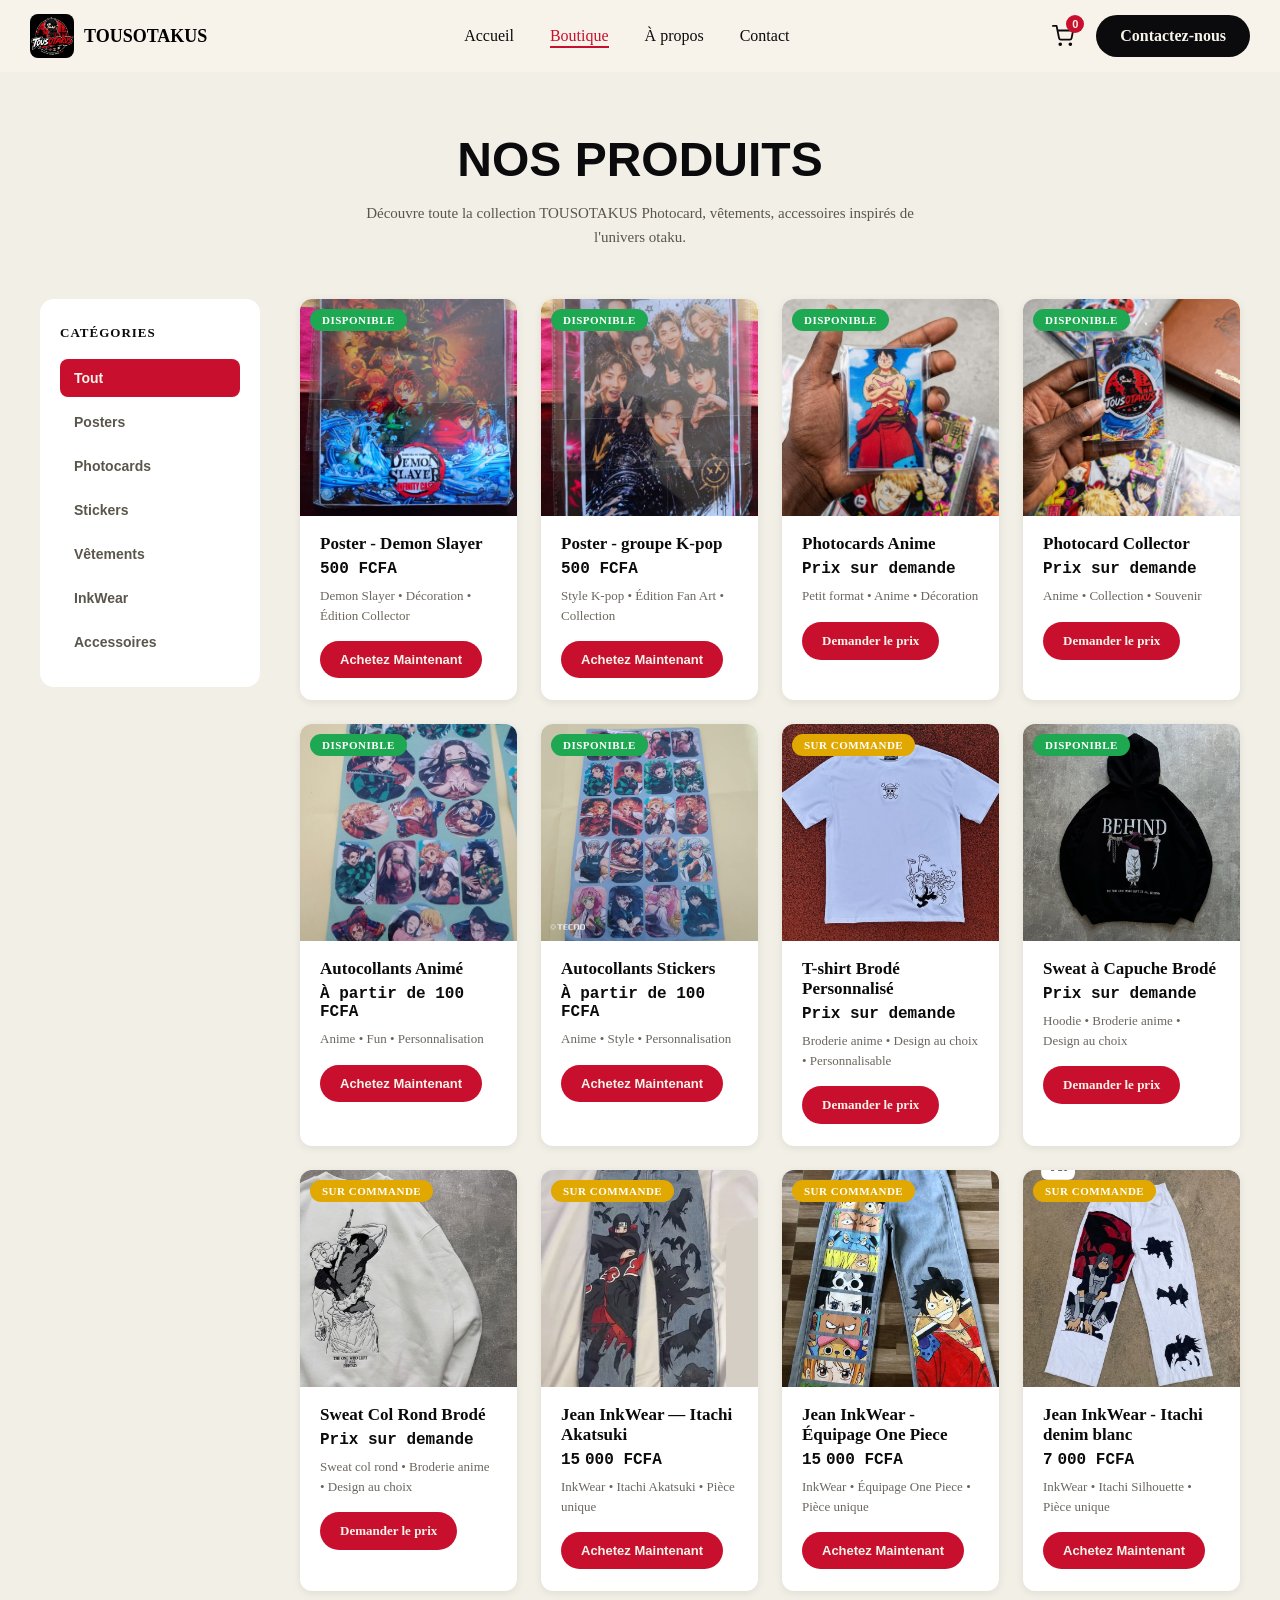
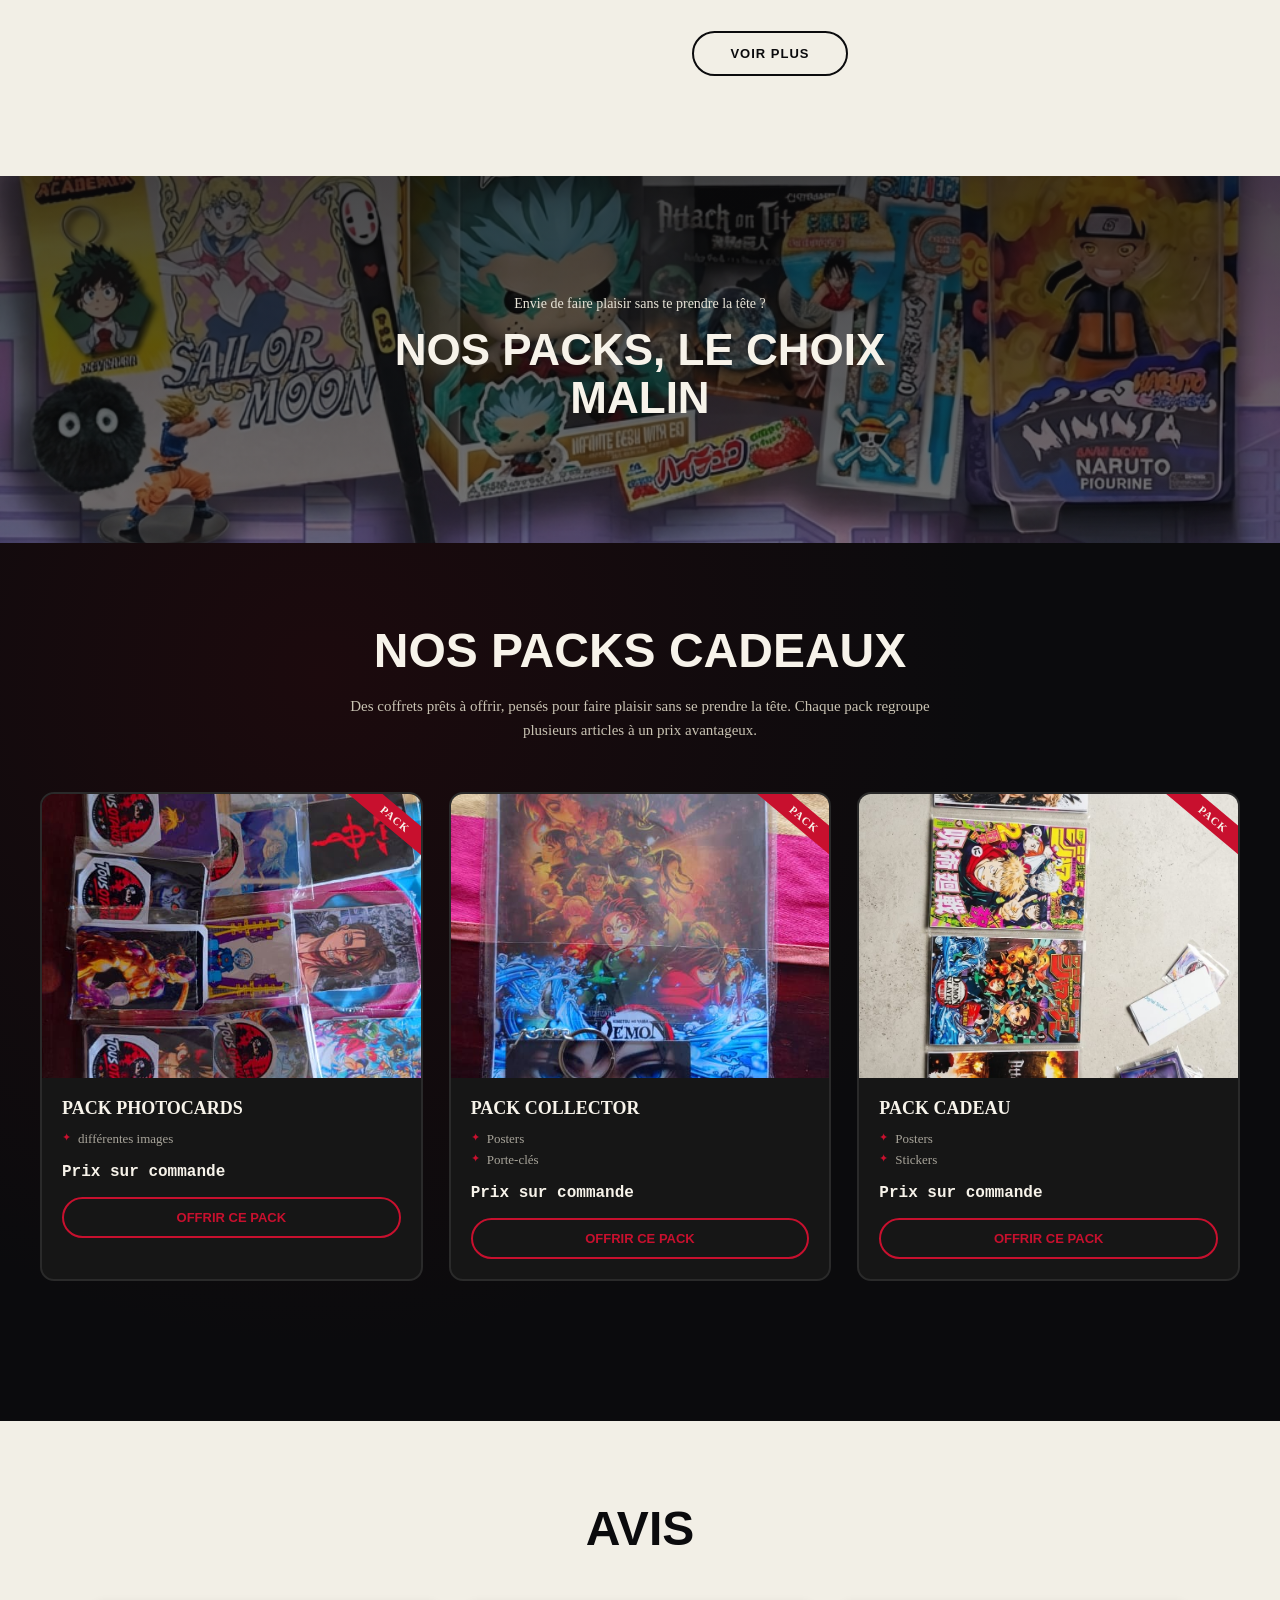
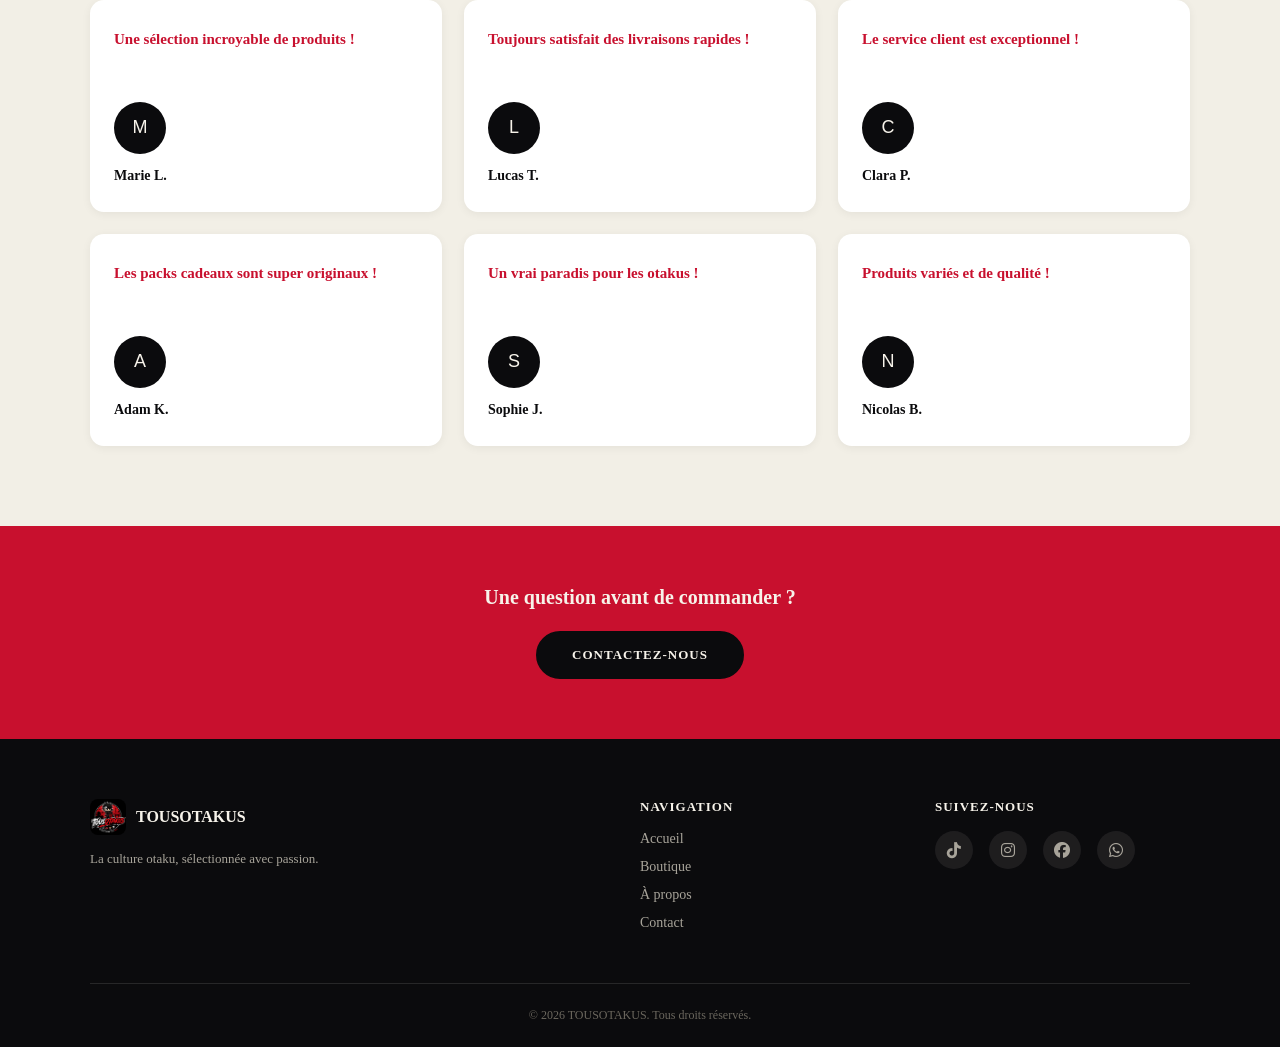
<file: boutique.html>
<!DOCTYPE html>
<html lang="fr">
<head>
    <meta charset="UTF-8">
    <meta name="viewport" content="width=device-width, initial-scale=1.0">
    <link rel="stylesheet" href="https://cdnjs.cloudflare.com/ajax/libs/font-awesome/6.5.1/css/all.min.css">
    <link rel="stylesheet" href="./styles/styles.css">
    <title>Boutique</title>
</head>
<body>
    <header>
        <div class="nav-wrap">
            <div class="logo">
                <img src="./images/logo.jpeg " alt="TOUSOTAKUS" class="logo-img">
                <span class="logo-text">TOUSOTAKUS</span>
            </div>

            <nav id="mainNav">
                <ul>
                    <li><a href="./index.html">Accueil</a></li>
                    <li><a href="./boutique.html">Boutique</a></li>
                    <li><a href="./apropos.html">À propos</a></li>
                    <li><a href="./contact.html">Contact</a></li>
                </ul>
            </nav>

            <div class="nav-actions">
                <button class="cart-btn" onclick="toggleCart(true)">
                    <svg xmlns="http://www.w3.org/2000/svg" width="22" height="22" viewBox="0 0 24 24" fill="none" stroke="currentColor" stroke-width="2" stroke-linecap="round" stroke-linejoin="round">
                        <circle cx="9" cy="21" r="1"></circle>
                        <circle cx="20" cy="21" r="1"></circle>
                        <path d="M1 1h4l2.68 13.39a2 2 0 0 0 2 1.61h9.72a2 2 0 0 0 2-1.61L23 6H6"></path>
                    </svg>
                    <span class="cart-count">0</span>
                </button>
                <a href="contact.html" class="cta-btn">Contactez-nous</a>
            </div>

            <!-- bouton hamburger -->
            <button class="burger-btn" id="burgerBtn" aria-label="Menu">
                <span></span>
                <span></span>
                <span></span>
            </button>

            <!-- Panier -->
            <div class="overlay" id="overlay" onclick="toggleCart(false)"></div>
                <div class="cart-panel" id="cart-panel">
                    <div class="cart-head">
                        <h3>Ta sélection</h3>
                        <button class="cart-close" onclick="toggleCart(false)">✕</button>
                    </div>
                <div class="cart-items" id="cart-items"></div>
                <div class="cart-foot">
                    <div class="cart-total"><span>Total</span><span id="cart-total">0 FCFA</span></div>
                    <a class="btn" id="wa-checkout" href="#" target="_blank">Commander via WhatsApp</a>
                </div>
            </div>
        </div>
    </header>

    <!--produits-->
    <section class="boutique-page" id="boutique">
        <div class="boutique-header reveal">
            <h1>Nos Produits</h1>
            <p>Découvre toute la collection TOUSOTAKUS Photocard, vêtements, accessoires inspirés de l'univers otaku.</p>
        </div>

        <div class="boutique-layout reveal">
            <!-- Filtres verticaux -->
            <aside class="filters-sidebar reveal">
                <h4>Catégories</h4>
                    <ul class="filter-list">
                        <li><button class="filter-btn active" data-category="tout">Tout</button></li>
                        <li><button class="filter-btn" data-category="posters">Posters</button></li>
                        <li><button class="filter-btn" data-category="photocards">Photocards</button></li>
                        <li><button class="filter-btn" data-category="stickers">Stickers</button></li>
                        <li><button class="filter-btn" data-category="vetements">Vêtements</button></li>
                        <li><button class="filter-btn" data-category="inkwear">InkWear</button></li>
                        <li><button class="filter-btn" data-category="accessoires">Accessoires</button></li>
                    </ul>
            </aside>

            <!-- Grille produits -->
            <div class="boutique-content">
                <div class="product-grid" id="productGrid"></div>

                <div class="load-more-wrap reveal-group">
                    <button class="load-more-btn" id="loadMoreBtn">Voir plus</button>
                </div>
            </div>
        </div>
    </section>

    <!--pormo-->
    <section class="promo-banner">
        <div class="promo-overlay reveal-group"></div>
        <div class="promo-content reveal-group">
            <p class="promo-eyebrow">Envie de faire plaisir sans te prendre la tête ?</p>
            <h2>Nos Packs, Le Choix Malin</h2>
        </div>
    </section>

    <!--packs-->
    <section class="packs-page" id="packs">
        <div class="packs-page-header reveal">
            <h2>Nos Packs Cadeaux</h2>
            <p>Des coffrets prêts à offrir, pensés pour faire plaisir sans se prendre la tête. Chaque pack regroupe plusieurs articles à un prix avantageux.</p>
        </div>

        <div class="packs-grid" id="packsGrid"></div>

        <div class="load-more-wrap">
            <button class="load-more-btn" id="loadMorePacksBtn">Voir plus</button>
        </div>
    </section>

    <!--avis-->
    <section class="reviews-section" id="avis">
        <div class="reviews-header reveal-group">
            <h2>Avis</h2>
        </div>

        <div class="reviews-grid reveal">
            <div class="review-card reveal-group">
                <p class="review-text">Une sélection incroyable de produits !</p>
                <div class="review-avatar">M</div>
                <p class="review-name">Marie L.</p>
            </div>

            <div class="review-card reveal-group">
                <p class="review-text">Toujours satisfait des livraisons rapides !</p>
                <div class="review-avatar">L</div>
                <p class="review-name">Lucas T.</p>
            </div>

            <div class="review-card reveal-group">
                <p class="review-text">Le service client est exceptionnel !</p>
                <div class="review-avatar">C</div>
                <p class="review-name">Clara P.</p>
            </div>

            <div class="review-card reveal-group">
                <p class="review-text">Les packs cadeaux sont super originaux !</p>
                <div class="review-avatar">A</div>
                <p class="review-name">Adam K.</p>
            </div>

            <div class="review-card reveal-group">
                <p class="review-text">Un vrai paradis pour les otakus !</p>
                <div class="review-avatar">S</div>
                <p class="review-name">Sophie J.</p>
            </div>

            <div class="review-card reveal-group">
                <p class="review-text">Produits variés et de qualité !</p>
                <div class="review-avatar">N</div>
                <p class="review-name">Nicolas B.</p>
            </div>
        </div>
    </section>

    <!--CTA-->
    <section class="final-cta reveal-group">
        <p>Une question avant de commander ?</p>
        <a href="contact.html" target="_blank" class="final-cta-btn">Contactez-nous</a>
    </section>

    <!--footer-->
    <footer class="site-footer">
        <div class="footer-top reveal">
            <div class="footer-brand reveal-group">
                <div class="footer-logo">
                    <img src="images/logo.jpeg" alt="TOUSOTAKUS">
                    <span>TOUSOTAKUS</span>
                </div>
                <p>La culture otaku, sélectionnée avec passion.</p>
            </div>

            <div class="footer-links reveal-group">
                <h4>Navigation</h4>
                <a href="index.html">Accueil</a>
                <a href="boutique.html">Boutique</a>
                <a href="apropos.html">À propos</a>
                <a href="contact.html">Contact</a>
            </div>

            <div class="footer-socials reveal-group">
                <h4>Suivez-nous</h4>
                <div class="icon-row">
                    <a href="https://www.tiktok.com/@agent20084?_r=1&_t=ZS-98qcLDR3pCf" target="_blank" aria-label="TikTok"><i class="fa-brands fa-tiktok"></i></a>
                    <a href="https://www.instagram.com/tousotakus.officiel?igsh=anFscW9raW90cjIw" target="_blank" aria-label="Instagram"><i class="fa-brands fa-instagram"></i></a>
                    <a href="https://www.facebook.com/profile.php?id=61593096757324" target="_blank" aria-label="Facebook"><i class="fa-brands fa-facebook"></i></a>
                    <a href="https://wa.me/+2290159809951" target="_blank" aria-label="WhatsApp"><i class="fa-brands fa-whatsapp"></i></a>
                </div>
            </div>
        </div>

        <div class="footer-bottom reveal-group">
            <p>© 2026 TOUSOTAKUS. Tous droits réservés.</p>
        </div>
    </footer>

    <script src="./js/scripts.js"></script>
</body>
</html>
</file>
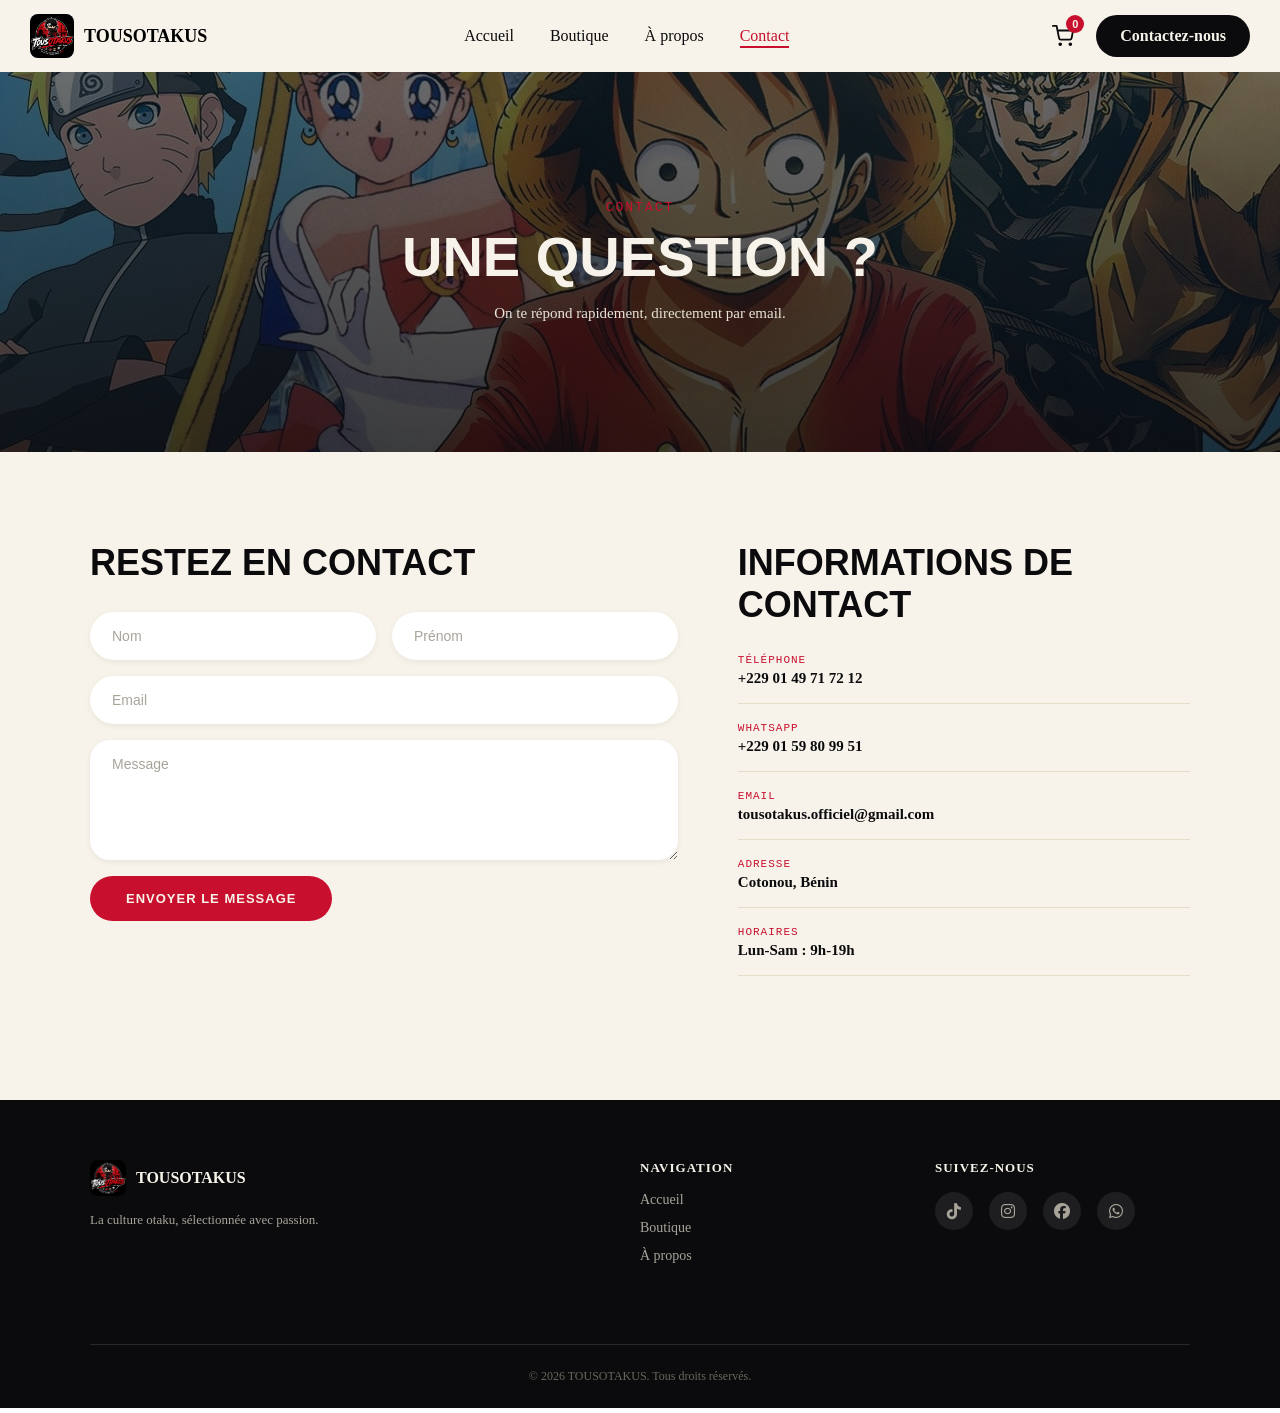
<file: contact.html>
<!DOCTYPE html>
<html lang="fr">
<head>
    <meta charset="UTF-8">
    <meta name="viewport" content="width=device-width, initial-scale=1.0">
    <link rel="stylesheet" href="https://cdnjs.cloudflare.com/ajax/libs/font-awesome/6.5.1/css/all.min.css">
    <link rel="stylesheet" href="./styles/styles.css">

    <title>Contact</title>
</head>
<body>
    <header>
        <div class="nav-wrap">
            <div class="logo">
                <img src="./images/logo.jpeg " alt="TOUSOTAKUS" class="logo-img">
                <span class="logo-text">TOUSOTAKUS</span>
            </div>

            <nav id="mainNav">
                <ul>
                    <li><a href="./index.html">Accueil</a></li>
                    <li><a href="./boutique.html">Boutique</a></li>
                    <li><a href="./apropos.html">À propos</a></li>
                    <li><a href="./contact.html"  class="active">Contact</a></li>
                </ul>
            </nav>

            <div class="nav-actions">
                <button class="cart-btn" onclick="toggleCart(true)">
                    <svg xmlns="http://www.w3.org/2000/svg" width="22" height="22" viewBox="0 0 24 24" fill="none" stroke="currentColor" stroke-width="2" stroke-linecap="round" stroke-linejoin="round">
                        <circle cx="9" cy="21" r="1"></circle>
                        <circle cx="20" cy="21" r="1"></circle>
                        <path d="M1 1h4l2.68 13.39a2 2 0 0 0 2 1.61h9.72a2 2 0 0 0 2-1.61L23 6H6"></path>
                    </svg>
                    <span class="cart-count">0</span>
                </button>
                <a href="contact.html" class="cta-btn">Contactez-nous</a>
            </div>

            <!-- bouton hamburger -->
            <button class="burger-btn" id="burgerBtn" aria-label="Menu">
                <span></span>
                <span></span>
                <span></span>
            </button>

            <!-- Panier -->
            <div class="overlay" id="overlay" onclick="toggleCart(false)"></div>
                <div class="cart-panel" id="cart-panel">
                    <div class="cart-head">
                        <h3>Ta sélection</h3>
                        <button class="cart-close" onclick="toggleCart(false)">✕</button>
                    </div>
                <div class="cart-items" id="cart-items"></div>
                <div class="cart-foot">
                    <div class="cart-total"><span>Total</span><span id="cart-total">0 FCFA</span></div>
                    <a class="btn" id="wa-checkout" href="#" target="_blank">Commander via WhatsApp</a>
                </div>
            </div>
        </div>
    </header>

    <section class="page-hero" id="contact-hero">
        <div class="page-hero-overlay"></div>
        <div class="page-hero-content reveal">
            <span class="page-hero-tag reveal-group">Contact</span>
            <h1>Une Question ?</h1>
            <p>On te répond rapidement, directement par email.</p>
        </div>
    </section>

    <section class="contact-section">
        <div class="contact-container reveal">
            <!-- Formulaire -->
            <div class="contact-form-wrap reveal-group">
                <h2>Restez en Contact</h2>
                <form id="contactForm" class="contact-form reveal-group">
                    <div class="form-row reveal-group">
                        <input type="text" id="cf-nom" placeholder="Nom" required>
                        <input type="text" id="cf-prenom" placeholder="Prénom">
                    </div>
                    <input type="email" id="cf-email" placeholder="Email" required>
                    <textarea id="cf-message" placeholder="Message" rows="5" required></textarea>
                    <button type="submit" class="contact-submit-btn">Envoyer le Message</button>
                </form>
            </div>

            <!-- Infos -->
            <div class="contact-info-wrap reveal">
                <h2>Informations de Contact</h2>
                <ul class="contact-info-list reveal-group">
                    <li>
                        <span class="info-label">Téléphone</span>
                        <span class="info-value">+229 01 49 71 72 12</span>
                    </li>
                    <li>
                        <span class="info-label">WhatsApp</span>
                        <span class="info-value">+229 01 59 80 99 51</span>
                    </li>
                    <li>
                        <span class="info-label">Email</span>
                        <span class="info-value">tousotakus.officiel@gmail.com</span>
                    </li>
                    <li>
                        <span class="info-label">Adresse</span>
                        <span class="info-value">Cotonou, Bénin</span>
                    </li>
                    <li>
                        <span class="info-label">Horaires</span>
                        <span class="info-value">Lun-Sam : 9h-19h</span>
                    </li>
                </ul>
            </div>
        </div>
    </section>

    <!--footer-->
    <footer class="site-footer">
        <div class="footer-top reveal">
            <div class="footer-brand reveal-group">
                <div class="footer-logo">
                    <img src="images/logo.jpeg" alt="TOUSOTAKUS">
                    <span>TOUSOTAKUS</span>
                </div>
                <p>La culture otaku, sélectionnée avec passion.</p>
            </div>

            <div class="footer-links reveal-group">
                <h4>Navigation</h4>
                <a href="index.html">Accueil</a>
                <a href="boutique.html">Boutique</a>
                <a href="apropos.html">À propos</a>
                <a href="contact.html">Contact</a>
            </div>

            <div class="footer-socials reveal-group">
                <h4>Suivez-nous</h4>
                <div class="icon-row">
                    <a href="https://www.tiktok.com/@agent20084?_r=1&_t=ZS-98qcLDR3pCf" target="_blank" aria-label="TikTok"><i class="fa-brands fa-tiktok"></i></a>
                    <a href="https://www.instagram.com/tousotakus.officiel?igsh=anFscW9raW90cjIw" target="_blank" aria-label="Instagram"><i class="fa-brands fa-instagram"></i></a>
                    <a href="https://www.facebook.com/profile.php?id=61593096757324" target="_blank" aria-label="Facebook"><i class="fa-brands fa-facebook"></i></a>
                    <a href="https://wa.me/+2290159809951" target="_blank" aria-label="WhatsApp"><i class="fa-brands fa-whatsapp"></i></a>
                </div>
            </div>
        </div>

        <div class="footer-bottom reveal-group">
            <p>© 2026 TOUSOTAKUS. Tous droits réservés.</p>
        </div>
    </footer>

    <script src="./js/scripts.js"></script>
</body>
</html>
</file>
<file: styles/styles.css>
*{
    margin: 0;
    padding: 0;
    box-sizing: border-box;
}

header{
  position:sticky;
  top:0;
  z-index:100;
  background:#f7f3ea;      /* couleur de fond du header, ajuste si tu veux une autre teinte */
}

.nav-wrap{
  display:flex;
  align-items:center;
  justify-content:space-between;
  padding:14px 30px;
  
}

.logo{
  display:flex;
  align-items:center;
  gap:10px;
}
.logo-img{
  width:44px;
  height:44px;
  border-radius:8px;
  object-fit:cover;
}
.logo-text{
  font-weight:700;
  font-size:18px;
}

nav ul{
  list-style:none;
  display:flex;
  gap:36px;
}

nav a{
  position:relative;
  color:#0b0b0d;         /* couleur normale du texte */
  text-decoration:none;
  padding-bottom:4px;
  transition:color 0.25s ease;   /* pour que le changement de couleur soit fluide aussi */
}

nav a::after{
  content:'';
  position:absolute;
  left:0;
  bottom:0;
  height:2px;
  width:0;                       /* trait invisible au départ */
  background:#c8102e;            /* rouge */
  transition:width 0.25s ease;   /* c'est CETTE ligne qui fait "pousser" le trait */
}

nav a:hover{
  color:#c8102e;                 /* le texte devient rouge au survol */
}

nav a:hover::after{
  width:100%;                    /* le trait prend toute la largeur au survol */
}

.nav-actions{
  display:flex;
  align-items:center;
  gap:16px;         /* espace entre le panier et le bouton CTA */
}

.cart-btn{
  position:relative;
  background:none;
  border:none;
  cursor:pointer;
  padding:6px;
  color:#0b0b0d;              /* couleur de l'icône = couleur du texte normal */
  display:flex;
  align-items:center;
  transition:color 0.25s ease;
}
.cart-btn:hover{
  color:#c8102e;               /* même logique que le menu : rouge au survol */
}

.cart-count{
  position:absolute;
  top:-4px;
  right:-4px;
  background:#c8102e;      /* rouge, pour que le compteur ressorte bien */
  color:#f7f3ea;
  font-size:11px;
  font-weight:700;
  width:18px;
  height:18px;
  border-radius:50%;
  display:flex;
  align-items:center;
  justify-content:center;
}


/* bouton burger */
.burger-btn{
  display:none;
  flex-direction:column;
  justify-content:center;
  gap:5px;
  background:none;
  border:none;
  cursor:pointer;
  padding:8px;
  position:relative;
  z-index:200;              /* AJOUT : reste au-dessus du panneau (150) et du header */
}

.burger-btn span{
  width:24px;
  height:2px;
  background:#0b0b0d;
  transition:transform 0.3s ease, opacity 0.3s ease;
}

/* quand le menu est ouvert, transforme les 3 traits en croix */
.burger-btn.open span:nth-child(1){
  transform:translateY(7px) rotate(45deg);
}
.burger-btn.open span:nth-child(2){
  opacity:0;
}
.burger-btn.open span:nth-child(3){
  transform:translateY(-7px) rotate(-45deg);
}

@media(max-width:860px){
  nav#mainNav{
    position:fixed;
    top:0;
    right:0;
    height:100%;
    width:280px;
    max-width:80vw;
    background:#f7f3ea;
    z-index:150;
    padding:100px 30px 30px;
    transform:translateX(100%);   /* caché hors écran par défaut */
    transition:transform 0.35s ease;
    box-shadow:-4px 0 20px rgba(11,11,13,0.15);
  }

  nav#mainNav.open{
    transform:translateX(0);       /* glisse depuis la droite quand ouvert */
  }

  nav#mainNav ul{
    flex-direction:column;
    gap:24px;
  }

  .burger-btn{
    display:flex;                  /* visible seulement sous 860px */
  }

  .cta-btn{
    display:none;                  /* cache le bouton Contactez-nous du header en mobile, pour ne pas surcharger — le menu suffit */
  }
}

/* panier */
.overlay{
  position:fixed; inset:0; background:rgba(11,11,13,0.6); z-index:200;
  opacity:0; pointer-events:none; transition:.25s;
}
.overlay.open{ opacity:1; pointer-events:auto; }

.cart-panel{
  position:fixed; top:0; right:0; height:100%; width:380px; max-width:90vw;
  background:#f7f3ea; z-index:201; border-left:3px solid #c8102e;
  transform:translateX(100%); transition:.3s; display:flex; flex-direction:column;
}
.cart-panel.open{ transform:translateX(0); }

.cart-head{
  padding:20px; border-bottom:2px solid #0b0b0d;
  display:flex; justify-content:space-between; align-items:center;
}
.cart-head h3{ font-family:'Anton', sans-serif; font-size:20px; }
.cart-close{ background:none; border:none; font-size:24px; cursor:pointer; }

.cart-items{ flex:1; overflow-y:auto; padding:14px 20px; }

.cart-item{
  display:flex; justify-content:space-between; align-items:center;
  padding:12px 0; border-bottom:1px solid #e4ddca; gap:10px;
}
.ci-name{ font-size:14px; font-weight:700; text-transform:uppercase; }
.ci-price{ font-family:'Space Mono', monospace; font-size:12px; color:#5a564c; }
.ci-qty{ display:flex; align-items:center; gap:8px; }
.ci-qty button{
  width:24px; height:24px; border:1px solid #0b0b0d; background:#f7f3ea; cursor:pointer;
}

.cart-empty{ text-align:center; color:#5a564c; padding:40px 10px; font-size:14px; }

.cart-foot{ padding:20px; border-top:2px solid #0b0b0d; }
.cart-total{
  display:flex; justify-content:space-between; font-family:'Space Mono', monospace;
  font-weight:700; margin-bottom:16px; font-size:16px;
}
.cart-foot .btn{
  width:100%; text-align:center; display:block;
  background:#c8102e; color:#f7f3ea; border:none; padding:14px; border-radius:30px;
  text-decoration:none; font-weight:700; text-transform:uppercase; font-size:13px;
  transition:background .25s;
}
.cart-foot .btn:hover{ background:#0b0b0d; }
.cart-foot .btn.disabled{ pointer-events:none; opacity:0.4; }

/* end panierv */

.cta-btn{
  background:#0b0b0d;
  color:#f7f3ea;
  padding:12px 24px;
  border-radius:30px;            /* pour la forme "pilule" comme ta référence */
  text-decoration:none;
  font-weight:600;
  transition:background 0.25s ease;
}
.cta-btn:hover{
  background:#c8102e;
}

/* hero */
.hero-slider{
  position:relative;
  height:600px;
  overflow:hidden;
}

.slide{
  position:absolute;
  inset:0;
  background-size:cover;
  background-position:center;
  display:flex;
  align-items:center;
  pointer-events:none;
  z-index:1;
  clip-path:polygon(0 0, 0 0, 0 100%, 0 100%);
  transition:clip-path 0.9s cubic-bezier(0.83, 0, 0.17, 1);
}

.slide.active{
  pointer-events:auto;
  z-index:2;
  clip-path:polygon(0 0, 100% 0, 100% 100%, 0 100%);
}

.slide-overlay{
  position:absolute;
  inset:0;
  background:linear-gradient(90deg, rgba(11,11,13,0.75) 0%, rgba(11,11,13,0.35) 60%, rgba(11,11,13,0.15) 100%);
  /* dégradé plus sombre à gauche (où est le texte) et plus léger à droite (pour voir l'image) */
}

.slide-content{
  position:relative;
  z-index:2;
  max-width:520px;
  padding:0 60px;
  color:#f7f3ea;                    /* texte blanc washi */
}

.slide-content h1{
  font-family:'Anton', sans-serif;
  font-size:clamp(38px, 6vw, 64px);
  margin-bottom:16px;
  text-transform:uppercase;
}

.slide-content p{
  font-size:16px;
  line-height:1.6;
  margin-bottom:28px;
  color:#e8e4d8;                    /* légèrement moins blanc pour hiérarchiser titre/texte */
}

.hero-btn{
  display:inline-block;
  border:2px solid #f7f3ea;
  color:#f7f3ea;
  background:transparent;
  padding:14px 30px;
  border-radius:30px;               /* pilule, comme ta référence */
  text-decoration:none;
  font-weight:700;
  text-transform:uppercase;
  font-size:13px;
  letter-spacing:1px;
  transition:background 0.3s ease, border-color 0.3s ease;
}

.hero-btn:hover{
  background:#c8102e;
  border-color:#c8102e;
}

.slide-dots{
  position:absolute;
  bottom:24px;
  left:60px;
  z-index:3;
  display:flex;
  gap:10px;
}

.dot{
  width:10px;
  height:10px;
  border-radius:50%;
  background:rgba(247,243,234,0.4);
  cursor:pointer;
  transition:background 0.3s ease, transform 0.3s ease;
}

.dot.active{
  background:#c8102e;
  transform:scale(1.3);
}

.hero-slider{
  position:relative;
  height:520px;
  overflow:hidden;
}

/* le flash rouge qui balaie au moment du changement */
.slash-flash{
  position:absolute;
  inset:0;
  z-index:5;
  background:linear-gradient(100deg, transparent 40%, #c8102e 50%, transparent 60%);
  transform:translateX(-100%);
  pointer-events:none;
  opacity:0;
}

.slash-flash.play{
  animation:slashMove 0.6s ease-out;
}

@keyframes slashMove{
  0%{ transform:translateX(-100%); opacity:1; }
  100%{ transform:translateX(100%); opacity:0; }
}

/* produits */
.shop-section{
  background:#f2efe6;              /* fond légèrement grisé/beige, distingue la section du blanc washi pur */
  padding:80px 40px;
}

.shop-header{
  text-align:center;
  margin-bottom:44px;
}

.shop-header h2{
  font-family:'Anton', sans-serif;
  font-size:clamp(32px, 5vw, 48px);
  text-transform:uppercase;
  color:#0b0b0d;
}

.product-grid{
  display:grid;
  grid-template-columns:repeat(4, 1fr);   /* 4 par ligne, donc 2 lignes pour 8 produits */
  gap:24px;
  max-width:1200px;
  margin:0 auto;
}

.product-card{
  background:#ffffff;
  border-radius:12px;
  overflow:hidden;
  box-shadow:0 2px 8px rgba(11,11,13,0.08);
  transition:box-shadow 0.3s ease;
}

.product-card:hover{
  box-shadow:0 8px 20px rgba(11,11,13,0.15);   /* légère ombre qui grandit au survol, effet "élévation" */
}

.product-img-wrap{
  overflow:hidden;                 /* indispensable : cache le débordement de l'image agrandie */
  aspect-ratio:1/1;
}

.product-img-wrap img{
  width:100%;
  height:100%;
  object-fit:cover;
  transition:transform 0.4s ease;
}

.product-card:hover .product-img-wrap img{
  transform:scale(1.08);           /* le zoom au survol que tu voulais */
}

.product-info{
  padding:18px 20px 22px;
}

.product-info h3{
  font-size:17px;
  font-weight:700;
  margin-bottom:6px;
  color:#0b0b0d;
}

.product-price{
  font-family:'Space Mono', monospace;
  font-weight:700;
  color:#0b0b0d;
  margin-bottom:8px;
}

.product-desc{
  font-size:13px;
  color:#6b675e;
  line-height:1.5;
  margin-bottom:16px;
}

.buy-btn{
  background:#c8102e;
  color:#f7f3ea;
  border:none;
  border-radius:30px;
  padding:11px 20px;
  font-weight:700;
  font-size:13px;
  cursor:pointer;
  transition:padding 0.3s ease, background 0.3s ease;   /* le "padding" qui change = l'élargissement */
}

.buy-btn:hover{
  padding:11px 32px;               /* le bouton s'élargit horizontalement au survol */
  background:#0b0b0d;              /* petit bonus : il s'assombrit aussi, pour renforcer l'effet interactif */
}

.shop-footer{
  text-align:center;
  margin-top:50px;
}

.see-all-btn{
  display:inline-flex;
  align-items:center;
  gap:8px;
  color:#0b0b0d;
  text-decoration:none;
  font-weight:700;
  text-transform:uppercase;
  font-size:14px;
  letter-spacing:1px;
  padding-bottom:4px;
  border-bottom:2px solid #0b0b0d;
  transition:color 0.3s ease, border-color 0.3s ease;
}

.see-all-btn:hover{
  color:#c8102e;
  border-color:#c8102e;
}

.arrow{
  display:inline-block;
  transition:transform 0.3s ease;   /* c'est cette ligne qui anime le déplacement de la flèche */
}

.see-all-btn:hover .arrow{
  transform:translateX(6px);        /* la flèche glisse vers la droite au survol */
}

@media(max-width:900px){
  .product-grid{
    grid-template-columns:repeat(2, 1fr);   /* passe à 2 par ligne sur mobile/tablette */
  }
}

@media(max-width:420px){
  .product-grid{
    grid-template-columns:1fr;   /* une seule colonne sur les écrans très étroits */
  }
}


/* a propos */
.about-section{
  background:#0b0b0d;
  padding:90px 40px;
}

.about-container{
  max-width:1100px;
  margin:0 auto;
  display:flex;
  align-items:center;
  gap:60px;
}

.about-img-wrap{
  flex:1;
  aspect-ratio:4/5;
  overflow:hidden;
  border-radius:12px;
}

.about-img-wrap img{
  width:100%;
  height:100%;
  object-fit:cover;
}

.about-text{
  flex:1;
}

.about-tag{
  font-family:'Space Mono', monospace;
  color:#c8102e;
  font-size:13px;
  letter-spacing:2px;
  text-transform:uppercase;
  display:block;
  margin-bottom:12px;
}

.about-text h2{
  font-family:'Anton', sans-serif;
  color:#f7f3ea;
  font-size:clamp(28px, 4vw, 42px);
  text-transform:uppercase;
  margin-bottom:20px;
}

.about-text p{
  color:#c9c3b3;
  font-size:15px;
  line-height:1.75;
  margin-bottom:28px;
}

.about-btn{
  display:inline-block;
  background:#c8102e;
  color:#f7f3ea;
  border:2px solid #c8102e;
  padding:13px 28px;
  border-radius:30px;
  text-decoration:none;
  font-weight:700;
  font-size:13px;
  text-transform:uppercase;
  letter-spacing:1px;
  transition:background 0.3s ease, color 0.3s ease;
}

.about-btn:hover{
  background:transparent;
  color:#c8102e;
}

.about-socials{
  display:flex;
  gap:20px;
  margin-top:36px;
  padding-top:28px;
  border-top:1px solid rgba(247,243,234,0.15);
}

@media(max-width:800px){
  .about-container{
    flex-direction:column;      /* passe en colonne (photo au-dessus, texte en dessous) sur mobile */
  }
}



/* packs cadeaux */
.packs-section{
    background:radial-gradient(circle at 25% 15%, #1c0a0d 0%, #0b0b0d 55%);
    padding:90px 0;
    overflow:hidden;             /* indispensable pour cacher le débordement du défilement */
    /* border-top:1px solid rgba(200,16,46,0.35); */
}

.packs-header{
  text-align:center;
  margin-bottom:50px;
  padding:0 40px;
}

.packs-tag{
  font-family:'Space Mono', monospace;
  color:#c8102e;
  font-size:13px;
  letter-spacing:2px;
  text-transform:uppercase;
  display:block;
  margin-bottom:10px;
}

.packs-header h2{
  font-family:'Anton', sans-serif;
  color:#f7f3ea;
  font-size:clamp(32px, 5vw, 48px);
  text-transform:uppercase;
}

.packs-track-wrap{
  width:100%;
  overflow:hidden;
}

.packs-track{
  display:flex;
  gap:26px;
  width:max-content;           /* laisse la piste s'étendre sur toute la largeur du contenu, sans retour à la ligne */
  animation:scrollPacks 25s linear infinite;
}

.packs-track:hover{
  animation-play-state:paused;  /* LA ligne qui arrête le défilement au survol */
}

@keyframes scrollPacks{
  0%{ transform:translateX(0); }
  100%{ transform:translateX(-50%); }   /* -50% car le contenu est dupliqué x2 : à mi-chemin, on est revenu visuellement au début */
}

.pack-card{
  position:relative;
  flex:0 0 300px;               /* largeur fixe, ne rétrécit jamais */
  background:#161616;
  border:2px solid #2a2a2a;
  border-radius:14px;
  overflow:hidden;
  transition:border-color 0.4s ease, box-shadow 0.4s ease, transform 0.4s ease;
}

.pack-card:hover{
  border-color:#c8102e;
  box-shadow:0 0 24px rgba(200,16,46,0.45);   /* l'effet "glow" rouge au survol */
  transform:translateY(-6px);                  /* la carte se soulève légèrement */
}

.pack-ribbon{
  position:absolute;
  top:14px;
  right:-32px;
  background:#c8102e;
  color:#f7f3ea;
  font-size:11px;
  font-weight:700;
  text-transform:uppercase;
  letter-spacing:1px;
  padding:5px 40px;
  transform:rotate(40deg);      /* effet ruban en diagonale, façon étiquette cadeau */
  z-index:2;
}

.pack-img-wrap{
  aspect-ratio:4/3;
  overflow:hidden;
}

.pack-img-wrap img{
  width:100%;
  height:100%;
  object-fit:cover;
  transition:transform 0.5s ease;
}

.pack-card:hover .pack-img-wrap img{
  transform:scale(1.05);
}

.pack-info{
  padding:20px;
}

.pack-info h3{
  color:#f7f3ea;
  font-size:18px;
  font-weight:700;
  margin-bottom:12px;
  text-transform:uppercase;
}

.pack-contents{
  list-style:none;
  margin-bottom:16px;
}

.pack-contents li{
  color:#a8a49a;
  font-size:13px;
  padding-left:16px;
  position:relative;
  margin-bottom:5px;
}

.pack-contents li::before{
  content:'✦';                  /* petite étoile au lieu d'une puce classique, plus "cadeau/anime" */
  position:absolute;
  left:0;
  color:#c8102e;
  font-size:11px;
}

.pack-price{
  font-family:'Space Mono', monospace;
  color:#f7f3ea;
  font-weight:700;
  font-size:16px;
  margin-bottom:16px;
}

.pack-btn{
  width:100%;
  background:transparent;
  border:2px solid #c8102e;
  color:#c8102e;
  padding:11px;
  border-radius:30px;
  font-weight:700;
  font-size:13px;
  text-transform:uppercase;
  cursor:pointer;
  transition:background 0.3s ease, color 0.3s ease;
}

.pack-btn:hover{
  background:#c8102e;
  color:#f7f3ea;
}

.packs-footer{
  text-align:center;
  margin-top:50px;
}

.packs-footer .see-all-btn{
  color:#f7f3ea;                    /* blanc au lieu de noir, pour être visible sur fond sombre */
  border-bottom:2px solid #f7f3ea;
}

.packs-footer .see-all-btn:hover{
  color:#c8102e;
  border-color:#c8102e;
}



/* communauté */
.community-section{
  background:#f7f3ea;
  padding:90px 40px;
}

.community-container{
  max-width:1100px;
  margin:0 auto;
  display:flex;
  align-items:center;
  gap:60px;
}

.community-text{
  flex:1;
}

.community-tag{
  font-family:'Space Mono', monospace;
  color:#c8102e;
  font-size:13px;
  letter-spacing:2px;
  text-transform:uppercase;
  display:block;
  margin-bottom:12px;
}

.community-text h2{
  font-family:'Anton', sans-serif;
  color:#0b0b0d;
  font-size:clamp(28px, 4vw, 42px);
  text-transform:uppercase;
  margin-bottom:20px;
}

.community-text p{
  color:#5a564c;
  font-size:15px;
  line-height:1.75;
  margin-bottom:28px;
}

.community-btn{
  display:inline-block;
  background:#0b0b0d;
  color:#f7f3ea;
  border:2px solid #0b0b0d;
  padding:13px 28px;
  border-radius:30px;
  text-decoration:none;
  font-weight:700;
  font-size:13px;
  text-transform:uppercase;
  letter-spacing:1px;
  transition:background 0.3s ease, color 0.3s ease, border-color 0.3s ease;
}

.community-btn:hover{
  background:#c8102e;
  border-color:#c8102e;
}

.community-img-wrap{
  flex:1;
  aspect-ratio:4/5;
  overflow:hidden;
  border-radius:12px;
}

.community-img-wrap img{
  width:100%;
  height:100%;
  object-fit:cover;
}

@media(max-width:800px){
  .community-container{
    flex-direction:column-reverse;   /* sur mobile : texte d'abord, image en dessous (plus naturel à lire) */
  }
}

/* pourquoi */
.why-section{
  background:#eeeae0;         /* gris clair légèrement teinté washi, comme ta référence */
  padding:90px 40px;
}

.why-header{
  text-align:center;
  margin-bottom:50px;
}

.why-header h2{
  font-family:'Anton', sans-serif;
  color:#0b0b0d;
  font-size:clamp(32px, 5vw, 48px);
  text-transform:uppercase;
}

.why-grid{
  max-width:1100px;
  margin:0 auto;
  display:grid;
  grid-template-columns:repeat(3, 1fr);
  gap:24px;
}

.why-card{
  background:#ffffff;
  border-radius:14px;
  padding:32px 26px;
  text-align:center;
  box-shadow:0 2px 10px rgba(11,11,13,0.06);
  transition:transform 0.35s ease, box-shadow 0.35s ease;
}

.why-card:hover{
  transform:translateY(-8px);
  box-shadow:0 14px 28px rgba(200,16,46,0.15);
}

.why-title{
  color:#0b0b0d;
  font-size:15px;
  font-weight:600;
  line-height:1.5;
  margin-bottom:24px;
  min-height:48px;              /* pour que les cartes restent alignées même si les titres font 1 ou 2 lignes */
}

.why-icon-wrap{
  width:60px;
  height:60px;
  background:#c8102e;
  border-radius:50%;
  display:flex;
  align-items:center;
  justify-content:center;
  color:#f7f3ea;
  margin:0 auto 18px;
  transition:transform 0.4s ease, background 0.4s ease;
}

.why-card:hover .why-icon-wrap{
  transform:rotate(360deg) scale(1.1);   /* petite rotation ludique au survol, cohérent avec le côté "fun" du site */
  background:#0b0b0d;
}

.why-label{
  color:#0b0b0d;
  font-weight:700;
  font-size:14px;
  text-transform:uppercase;
  letter-spacing:0.5px;
}

@media(max-width:800px){
  .why-grid{
    grid-template-columns:repeat(2, 1fr);   /* 2 par ligne sur tablette/mobile plutôt que 3 qui serait trop serré */
  }
}

@media(max-width:520px){
  .why-grid{
    grid-template-columns:1fr;              /* 1 par ligne sur petit mobile */
  }
}

/* faq */
.faq-section{
  background:#f7f3ea;
  padding:90px 40px;
}

.faq-header{
  text-align:center;
  margin-bottom:44px;
}

.faq-header h2{
  font-family:'Anton', sans-serif;
  color:#0b0b0d;
  font-size:clamp(32px, 5vw, 48px);
  text-transform:uppercase;
}

.faq-list{
  max-width:760px;
  margin:0 auto;
  display:flex;
  flex-direction:column;
  gap:14px;
}

.faq-item{
  background:#ffffff;
  border:2px solid transparent;
  border-radius:14px;
  overflow:hidden;
  transition:border-color 0.3s ease, box-shadow 0.3s ease;
}

.faq-item.active{
  border-color:#c8102e;                        /* la carte ouverte se distingue par une bordure rouge */
  box-shadow:0 8px 20px rgba(200,16,46,0.12);
}

.faq-question{
  width:100%;
  background:none;
  border:none;
  text-align:left;
  padding:22px 26px;
  font-size:16px;
  font-weight:700;
  color:#0b0b0d;
  cursor:pointer;
  display:flex;
  justify-content:space-between;
  align-items:center;
  gap:16px;
  transition:color 0.3s ease;
}

.faq-item.active .faq-question{
  color:#c8102e;                                /* la question ouverte passe en rouge */
}

.faq-chevron{
  flex-shrink:0;
  display:flex;
  color:#0b0b0d;
  transition:transform 0.35s ease, color 0.35s ease;
}

.faq-item.active .faq-chevron{
  transform:rotate(180deg);                     /* la flèche se retourne, comme dans ta référence */
  color:#c8102e;
}

.faq-answer{
  max-height:0;
  overflow:hidden;
  transition:max-height 0.4s ease, padding 0.4s ease;
  padding:0 26px;
}

.faq-item.active .faq-answer{
  max-height:200px;                             /* assez grand pour contenir le texte, c'est ce qui anime l'ouverture */
  padding:0 26px 22px;
}

.faq-answer p{
  color:#5a564c;
  font-size:14px;
  line-height:1.7;
}

/* ===== STATS ===== */
.stats-section{
  background:#0b0b0d;
  padding:80px 40px;
}

.stats-grid{
  max-width:900px;
  margin:0 auto;
  display:grid;
  grid-template-columns:repeat(3, 1fr);
  gap:30px;
  text-align:center;
}

.stat-number{
  font-family:'Anton', sans-serif;
  color:#c8102e;
  font-size:clamp(40px, 6vw, 64px);
  line-height:1;
  margin-bottom:10px;
}

.stat-label{
  color:#c9c3b3;
  font-size:14px;
  text-transform:uppercase;
  letter-spacing:1px;
}

/* ===== CTA FINAL ===== */
.final-cta{
  background:#c8102e;
  padding:60px 40px;
  text-align:center;
}

.final-cta p{
  color:#f7f3ea;
  font-size:20px;
  font-weight:600;
  margin-bottom:22px;
}

.final-cta-btn{
  display:inline-block;
  background:#0b0b0d;
  color:#f7f3ea;
  padding:14px 34px;
  border-radius:30px;
  text-decoration:none;
  font-weight:700;
  text-transform:uppercase;
  font-size:13px;
  letter-spacing:1px;
  border:2px solid #0b0b0d;
  transition:background 0.3s ease, color 0.3s ease;
}

.final-cta-btn:hover{
  background:transparent;
  color:#0b0b0d;
}

/* ===== FOOTER ===== */
.site-footer{
  background:#0b0b0d;
  padding:60px 40px 0;
}

.footer-top{
  max-width:1100px;
  margin:0 auto;
  display:grid;
  grid-template-columns:2fr 1fr 1fr;
  gap:40px;
  padding-bottom:40px;
  border-bottom:1px solid rgba(247,243,234,0.12);
}

.footer-logo{
  display:flex;
  align-items:center;
  gap:10px;
  margin-bottom:14px;
}

.footer-logo img{
  width:36px;
  height:36px;
  border-radius:8px;
  object-fit:cover;
}

.footer-logo span{
  color:#f7f3ea;
  font-weight:700;
  font-size:16px;
}

.footer-brand p{
  color:#a8a49a;
  font-size:13px;
  line-height:1.6;
  max-width:280px;
}

.footer-links h4,
.footer-socials h4{
  color:#f7f3ea;
  font-size:13px;
  text-transform:uppercase;
  letter-spacing:1px;
  margin-bottom:16px;
}

.footer-links a,
.footer-socials a{
  display:block;
  color:#a8a49a;
  text-decoration:none;
  font-size:14px;
  margin-bottom:12px;
  transition:color 0.25s ease;
}

.footer-links a:hover,
.footer-socials a:hover{
  color:#c8102e;
}

.footer-bottom{
  max-width:1100px;
  margin:0 auto;
  padding:24px 0;
  text-align:center;
}

.footer-bottom p{
  color:#6b675e;
  font-size:12px;
}

.footer-socials{
  display:flex;
  flex-direction:column;
}

.footer-socials .icon-row{
  display:flex;
  gap:16px;
}

.footer-socials a{
  display:inline-flex;
  align-items:center;
  justify-content:center;
  width:38px;
  height:38px;
  border-radius:50%;
  background:rgba(247,243,234,0.08);
  color:#a8a49a;
  font-size:16px;
  transition:background 0.25s ease, color 0.25s ease, transform 0.25s ease;
}

.footer-socials a:hover{
  background:#c8102e;
  color:#f7f3ea;
  transform:translateY(-3px);
}

@media(max-width:800px){
  .stats-grid{
    grid-template-columns:1fr;
    gap:40px;
  }
  .footer-top{
    grid-template-columns:1fr;
  }
}

/* bouton whatsapp */
.whatsapp-float{
  position:fixed;
  bottom:26px;
  right:26px;
  width:58px;
  height:58px;
  background:#25D366;              /* vert WhatsApp officiel */
  color:#ffffff;
  border-radius:50%;
  display:flex;
  align-items:center;
  justify-content:center;
  box-shadow:0 4px 16px rgba(11,11,13,0.3);
  z-index:999;
  animation:pulse 2.5s infinite;
  transition:transform 0.25s ease, background 0.25s ease;
}

.whatsapp-float:hover{
  transform:scale(1.08);
  background:#1DA851;              /* vert légèrement plus foncé au survol */
}

@keyframes pulse{
  0%{ box-shadow:0 4px 16px rgba(37,211,102,0.3), 0 0 0 0 rgba(37,211,102,0.5); }
  70%{ box-shadow:0 4px 16px rgba(37,211,102,0.3), 0 0 0 14px rgba(37,211,102,0); }
  100%{ box-shadow:0 4px 16px rgba(37,211,102,0.3), 0 0 0 0 rgba(37,211,102,0); }
}

@media(max-width:600px){
  .whatsapp-float{
    width:52px;
    height:52px;
    bottom:18px;
    right:18px;
  }
}



/* --------------------------- BOUTIQUE -----------------------------------*/
.boutique-page{
  background:#f2efe6;
  padding:60px 40px 100px;
}

.boutique-header{
  max-width:600px;
  margin:0 auto 50px;
  text-align:center;
}

.boutique-header h1{
  font-family:'Anton', sans-serif;
  color:#0b0b0d;
  font-size:clamp(32px, 5vw, 48px);
  text-transform:uppercase;
  margin-bottom:14px;
}

.boutique-header p{
  color:#5a564c;
  font-size:15px;
  line-height:1.6;
}

.boutique-layout{
  max-width:1300px;
  margin:0 auto;
  display:flex;
  gap:40px;
  align-items:flex-start;
}

/* ===== SIDEBAR FILTRES ===== */
.filters-sidebar{
  flex:0 0 220px;
  position:sticky;
  top:100px;              /* reste visible en scrollant, juste sous le header du site */
  background:#ffffff;
  border-radius:14px;
  padding:26px 20px;
}

.filters-sidebar h4{
  color:#0b0b0d;
  font-size:13px;
  text-transform:uppercase;
  letter-spacing:1px;
  margin-bottom:18px;
}

.filter-list{
  list-style:none;
  display:flex;
  flex-direction:column;
  gap:6px;
}

.filter-btn{
  width:100%;
  text-align:left;
  background:none;
  border:none;
  padding:11px 14px;
  border-radius:8px;
  font-size:14px;
  font-weight:600;
  color:#5a564c;
  cursor:pointer;
  transition:background 0.25s ease, color 0.25s ease;
}

.filter-btn:hover{
  background:#f2efe6;
  color:#0b0b0d;
}

.filter-btn.active{
  background:#c8102e;
  color:#f7f3ea;
}

/* ===== CONTENU PRODUITS ===== */
.boutique-content{
  flex:1;
}

.load-more-wrap{
  text-align:center;
  margin-top:40px;
}

.load-more-btn{
  background:transparent;
  border:2px solid #0b0b0d;
  color:#0b0b0d;
  padding:13px 36px;
  border-radius:30px;
  font-weight:700;
  font-size:13px;
  text-transform:uppercase;
  letter-spacing:1px;
  cursor:pointer;
  transition:background 0.3s ease, color 0.3s ease;
}

.load-more-btn:hover{
  background:#0b0b0d;
  color:#f7f3ea;
}

.load-more-btn.hidden{
  display:none;               /* caché quand tous les produits sont déjà affichés */
}

@media(max-width:900px){
  .boutique-layout{
    flex-direction:column;
  }
  .filters-sidebar{
    position:static;
    width:100%;
    flex:1;
  }
  .filter-list{
    flex-direction:row;
    flex-wrap:wrap;
  }
  .filter-btn{
    width:auto;
  }
}

/* badge */
.product-img-wrap{
  position:relative;      /* pour positionner le badge par-dessus l'image */
}

.status-badge{
  position:absolute;
  top:10px;
  left:10px;
  padding:5px 12px;
  border-radius:20px;
  font-size:11px;
  font-weight:700;
  text-transform:uppercase;
  letter-spacing:0.5px;
  z-index:2;
}

.status-disponible{
  background:#1DA851;
  color:#ffffff;
}

.status-sur-commande{
  background:#e0a800;
  color:#ffffff;
}

.status-rupture{
  background:#6b675e;
  color:#ffffff;
}

.buy-btn.disabled{
  background:#d8d3c6;
  color:#8a857a;
  cursor:not-allowed;
}

.buy-btn.disabled:hover{
  padding:11px 20px;      /* annule l'effet d'élargissement au survol pour un bouton désactivé */
  background:#d8d3c6;
}

.buy-btn{
  background:#c8102e;
  color:#f7f3ea;
  border:none;
  border-radius:30px;
  padding:11px 20px;
  font-weight:700;
  font-size:13px;
  cursor:pointer;
  text-decoration:none;      /* AJOUT : retire le soulignement par défaut des liens */
  display:inline-block;      /* AJOUT : nécessaire pour que le padding s'applique bien sur un <a> */
  transition:padding 0.3s ease, background 0.3s ease;
}


/* promo */
.promo-banner{
    position:relative;
    background-image:url('../images/promo-bg.png');
    background-size:cover;
    background-position:center;
    padding:120px 40px;
    text-align:center;
    overflow:hidden;
}

.promo-overlay{
  position:absolute;
  inset:0;
  background:linear-gradient(180deg, rgba(11,11,13,0.75) 0%, rgba(11,11,13,0.55) 100%);
  /* assombrit l'image pour que le texte blanc reste lisible, peu importe la photo utilisée */
}

.promo-content{
  position:relative;
  z-index:2;
  max-width:600px;
  margin:0 auto;
}

.promo-eyebrow{
  color:#e8e4d8;
  font-size:14px;
  margin-bottom:14px;
}

.promo-content h2{
  font-family:'Anton', sans-serif;
  color:#f7f3ea;
  font-size:clamp(28px, 5vw, 44px);
  text-transform:uppercase;
  line-height:1.1;
}

/* packs */
.packs-page{
  background:radial-gradient(circle at 25% 15%, #1c0a0d 0%, #0b0b0d 55%);
  padding:80px 40px 100px;
}

.packs-page-header{
  max-width:600px;
  margin:0 auto 50px;
  text-align:center;
}

.packs-page-header h2{
  font-family:'Anton', sans-serif;
  color:#f7f3ea;
  font-size:clamp(32px, 5vw, 48px);
  text-transform:uppercase;
  margin-bottom:16px;
}

.packs-page-header p{
  color:#c9c3b3;
  font-size:15px;
  line-height:1.6;
}

.packs-grid{
  max-width:1200px;
  margin:0 auto;
  display:grid;
  grid-template-columns:repeat(3, 1fr);
  gap:26px;
}

.packs-page .load-more-btn{
  border-color:#f7f3ea;
  color:#f7f3ea;
}

.packs-page .load-more-btn:hover{
  background:#f7f3ea;
  color:#0b0b0d;
}

@media(max-width:900px){
  .packs-grid{
    grid-template-columns:repeat(2, 1fr);
  }
}

@media(max-width:600px){
  .packs-grid{
    grid-template-columns:1fr;
  }
}

/* avis */
.reviews-section{
  background:#f2efe6;
  padding:80px 40px;
}

.reviews-header{
  text-align:center;
  margin-bottom:44px;
}

.reviews-header h2{
  font-family:'Anton', sans-serif;
  color:#0b0b0d;
  font-size:clamp(32px, 5vw, 48px);
  text-transform:uppercase;
}

.reviews-grid{
  max-width:1100px;
  margin:0 auto;
  display:grid;
  grid-template-columns:repeat(3, 1fr);
  gap:22px;
}

.review-card{
  background:#ffffff;
  border-radius:14px;
  padding:28px 24px;
  text-align:left;
  box-shadow:0 2px 10px rgba(11,11,13,0.06);
  transition:transform 0.3s ease, box-shadow 0.3s ease;
}

.review-card:hover{
  transform:translateY(-6px);
  box-shadow:0 12px 24px rgba(200,16,46,0.12);
}

.review-text{
  color:#c8102e;
  font-size:15px;
  font-weight:600;
  line-height:1.5;
  margin-bottom:26px;
  min-height:48px;         /* garde les cartes alignées même si le texte fait 1 ou 2 lignes */
}

.review-avatar{
  width:52px;
  height:52px;
  background:#0b0b0d;
  color:#f7f3ea;
  border-radius:50%;
  display:flex;
  align-items:center;
  justify-content:center;
  font-family:'Anton', sans-serif;
  font-size:18px;
  margin-bottom:14px;
}

.review-name{
  color:#0b0b0d;
  font-weight:700;
  font-size:14px;
}

@media(max-width:900px){
  .reviews-grid{
    grid-template-columns:repeat(2, 1fr);
  }
}

@media(max-width:600px){
  .reviews-grid{
    grid-template-columns:1fr;
  }
}

/* -----------------------A propos -------------------*/
.page-hero{
  position:relative;
  height:380px;
  background-image:url('../images/apropos-hero.jpg');
  background-size:cover;
  background-position:center;
  display:flex;
  align-items:center;
  justify-content:center;
  overflow:hidden;
}

.page-hero-overlay{
  position:absolute;
  inset:0;
  background:linear-gradient(180deg, rgba(11,11,13,0.6) 0%, rgba(11,11,13,0.8) 100%);
}

.page-hero-content{
  position:relative;
  z-index:2;
  max-width:600px;
  text-align:center;
  padding:0 20px;
}

.page-hero-tag{
  font-family:'Space Mono', monospace;
  color:#c8102e;
  font-size:13px;
  letter-spacing:2px;
  text-transform:uppercase;
  display:block;
  margin-bottom:14px;
}

.page-hero-content h1{
  font-family:'Anton', sans-serif;
  color:#f7f3ea;
  font-size:clamp(36px, 6vw, 56px);
  text-transform:uppercase;
  margin-bottom:16px;
  line-height:1;
}

.page-hero-content p{
  color:#e8e4d8;
  font-size:15px;
  line-height:1.6;
}

/* active bouton */
nav a.active{
  color:#c8102e;
}

nav a.active::after{
  width:100%;
}

/* animation d'apparution au scroll */
.reveal{
  opacity:0;
  transform:translateY(40px);
  transition:opacity 0.8s ease, transform 0.8s ease;
}

.reveal.visible{
  opacity:1;
  transform:translateY(0);
}

.reveal-group > *{
  opacity:0;
  transform:translateY(30px);
  transition:opacity 0.6s ease, transform 0.6s ease;
}

.reveal-group > *.visible{
  opacity:1;
  transform:translateY(0);
}

/* recit */
.story-section{
  background:#0b0b0d;
  padding:90px 40px;
}

.story-container{
  max-width:1100px;
  margin:0 auto;
  display:flex;
  align-items:center;
  gap:60px;
}

.story-img-wrap{
  flex:1;
  aspect-ratio:4/5;
  overflow:hidden;
  border-radius:12px;
}

.story-img-wrap img{
  width:100%;
  height:100%;
  object-fit:cover;
}

.story-text{
  flex:1;
}

.story-tag{
  font-family:'Space Mono', monospace;
  color:#c8102e;
  font-size:13px;
  letter-spacing:2px;
  text-transform:uppercase;
  display:block;
  margin-bottom:12px;
}

.story-text h2{
  font-family:'Anton', sans-serif;
  color:#f7f3ea;
  font-size:clamp(28px, 4vw, 42px);
  text-transform:uppercase;
  margin-bottom:22px;
}

.story-text p{
  color:#c9c3b3;
  font-size:15px;
  line-height:1.75;
  margin-bottom:18px;
}

.story-text p:last-child{
  margin-bottom:0;
}

@media(max-width:800px){
  .story-container{
    flex-direction:column;
  }
}

/* ce qui nous anime */
.values-section{
  background:#f7f3ea;
  padding:90px 40px;
}

.values-header{
  text-align:center;
  margin-bottom:50px;
}

.values-tag{
  font-family:'Space Mono', monospace;
  color:#c8102e;
  font-size:13px;
  letter-spacing:2px;
  text-transform:uppercase;
  display:block;
  margin-bottom:12px;
}

.values-header h2{
  font-family:'Anton', sans-serif;
  color:#0b0b0d;
  font-size:clamp(32px, 5vw, 48px);
  text-transform:uppercase;
}

.values-grid{
  max-width:1100px;
  margin:0 auto;
  display:grid;
  grid-template-columns:repeat(4, 1fr);
  gap:24px;
}

.value-card{
  text-align:center;
  padding:10px;
}

.value-icon-wrap{
  width:64px;
  height:64px;
  background:#0b0b0d;
  border-radius:50%;
  display:flex;
  align-items:center;
  justify-content:center;
  color:#c8102e;
  margin:0 auto 20px;
  transition:background 0.35s ease, transform 0.35s ease;
}

.value-card:hover .value-icon-wrap{
  background:#c8102e;
  color:#f7f3ea;
  transform:scale(1.08);
}

.value-card h3{
  font-family:'Anton', sans-serif;
  color:#0b0b0d;
  font-size:18px;
  text-transform:uppercase;
  margin-bottom:12px;
}

.value-card p{
  color:#5a564c;
  font-size:14px;
  line-height:1.6;
}

@media(max-width:800px){
  .values-grid{
    grid-template-columns:repeat(2, 1fr);
    gap:36px 24px;
  }
}

@media(max-width:480px){
  .values-grid{
    grid-template-columns:1fr;
  }
}

/* communaute */
.community-detail-section{
  background:#f7f3ea;
  padding:90px 40px;
}

.community-detail-container{
  max-width:1100px;
  margin:0 auto;
  display:flex;
  align-items:flex-start;
  gap:60px;
}

.community-detail-text{
  flex:1;
}

.community-detail-text h2{
  font-family:'Anton', sans-serif;
  color:#0b0b0d;
  font-size:clamp(28px, 4vw, 42px);
  text-transform:uppercase;
  margin-bottom:20px;
}

.community-detail-text > p{
  color:#5a564c;
  font-size:15px;
  line-height:1.75;
  margin-bottom:18px;
}

.community-features{
  list-style:none;
  display:flex;
  flex-direction:column;
  gap:10px;
  margin-bottom:26px;
}

.community-features li{
  color:#0b0b0d;
  font-size:14px;
  font-weight:600;
}

.senpai-box{
  background:#0b0b0d;
  border-left:4px solid #c8102e;
  border-radius:8px;
  padding:22px 24px;
  margin-bottom:22px;
}

.senpai-box h4{
  font-family:'Anton', sans-serif;
  color:#c8102e;
  font-size:16px;
  text-transform:uppercase;
  letter-spacing:0.5px;
  margin-bottom:10px;
}

.senpai-box p{
  color:#c9c3b3;
  font-size:14px;
  line-height:1.65;
  margin:0;
}

.community-features{
  list-style:none;
  display:flex;
  flex-direction:column;
  gap:12px;
  margin-bottom:26px;
}

.community-features li{
  color:#0b0b0d;
  font-size:14px;
  font-weight:600;
  padding-left:20px;
  position:relative;
}

.community-features li::before{
  content:'';
  position:absolute;
  left:0;
  top:6px;
  width:8px;
  height:8px;
  background:#c8102e;
  border-radius:2px;      /* léger arrondi, carré adouci plutôt qu'un rond classique */
}

.community-detail-img-wrap{
  flex:1;
  aspect-ratio:4/5;
  overflow:hidden;
  border-radius:12px;
  position:sticky;
  top:100px;              /* l'image reste visible pendant qu'on lit le texte, plus long ici */
}

.community-detail-img-wrap img{
  width:100%;
  height:100%;
  object-fit:cover;
}

@media(max-width:800px){
  .community-detail-container{
    flex-direction:column-reverse;
  }
  .community-detail-img-wrap{
    position:static;
  }
}

/* ===== SECTION CONTACT ===== */
.contact-section{
  background:#f7f3ea;
  padding:90px 40px;
}

.contact-container{
  max-width:1100px;
  margin:0 auto;
  display:grid;
  grid-template-columns:1.3fr 1fr;
  gap:60px;
  align-items:start;
}

/* ----- Formulaire ----- */
.contact-form-wrap h2{
  font-family:'Anton', sans-serif;
  color:#0b0b0d;
  font-size:clamp(26px, 4vw, 36px);
  text-transform:uppercase;
  margin-bottom:28px;
}

.contact-form{
  display:flex;
  flex-direction:column;
  gap:16px;
}

.form-row{
  display:flex;
  gap:16px;
}

.contact-form input,
.contact-form textarea{
  width:100%;
  border:none;
  border-radius:30px;
  padding:16px 22px;
  font-family:'Noto Sans', sans-serif;
  font-size:14px;
  color:#0b0b0d;
  background:#ffffff;
  box-shadow:0 2px 6px rgba(11,11,13,0.06);
  outline:none;
  transition:box-shadow 0.25s ease;
}

.contact-form textarea{
  border-radius:20px;         /* moins arrondi qu'un input, plus adapté à un bloc plus haut */
  resize:vertical;
  min-height:120px;
}

.contact-form input:focus,
.contact-form textarea:focus{
  box-shadow:0 0 0 2px #c8102e;   /* léger contour rouge au focus, feedback clair */
}

.contact-form input::placeholder,
.contact-form textarea::placeholder{
  color:#a8a49a;
}

.contact-submit-btn{
  align-self:flex-start;
  background:#c8102e;
  color:#f7f3ea;
  border:none;
  padding:15px 36px;
  border-radius:30px;
  font-weight:700;
  font-size:13px;
  text-transform:uppercase;
  letter-spacing:1px;
  cursor:pointer;
  transition:background 0.3s ease;
}

.contact-submit-btn:hover{
  background:#0b0b0d;
}

/* ----- Infos ----- */
.contact-info-wrap h2{
  font-family:'Anton', sans-serif;
  color:#0b0b0d;
  font-size:clamp(26px, 4vw, 36px);
  text-transform:uppercase;
  margin-bottom:28px;
}

.contact-info-list{
  list-style:none;
  display:flex;
  flex-direction:column;
  gap:18px;
  margin-bottom:34px;
}

.contact-info-list li{
  display:flex;
  flex-direction:column;
  gap:4px;
  padding-bottom:16px;
  border-bottom:1px solid #e4ddca;
}

.info-label{
  font-family:'Space Mono', monospace;
  color:#c8102e;
  font-size:11px;
  text-transform:uppercase;
  letter-spacing:1px;
}

.info-value{
  color:#0b0b0d;
  font-size:15px;
  font-weight:600;
}

@media(max-width:800px){
  .contact-container{
    grid-template-columns:1fr;
  }
  .form-row{
    flex-direction:column;
  }
}
</file>
